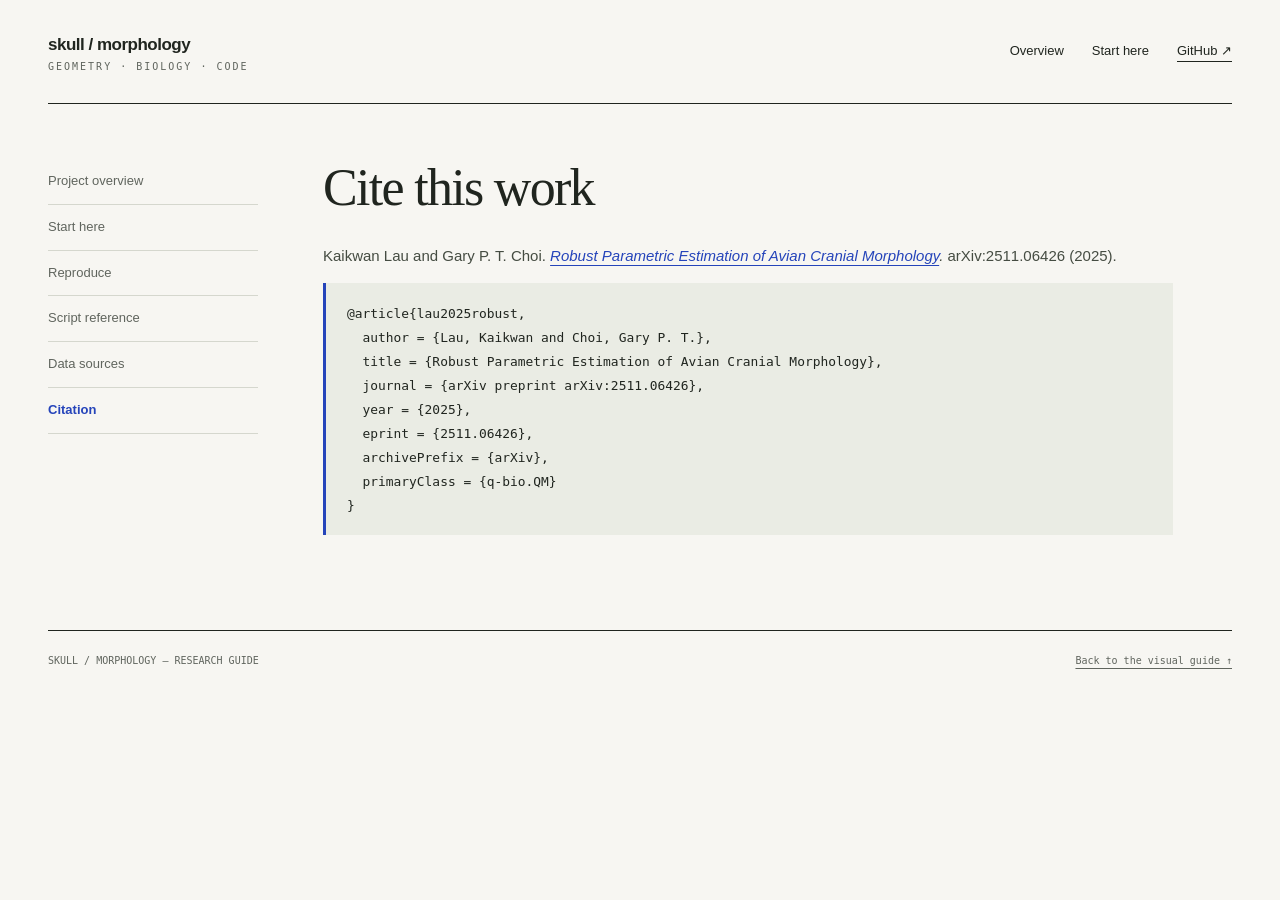
<file: docs/citation.html>
<!doctype html>
<html lang="en"><head><meta charset="utf-8"><meta name="viewport" content="width=device-width,initial-scale=1">
<title>Citation — Skull morphology</title><link rel="stylesheet" href="assets/site.css"></head>
<body><a class="skip" href="#main">Skip to content</a><div class="shell">
<header class="masthead"><a class="brand" href="index.html">skull / morphology<small>GEOMETRY · BIOLOGY · CODE</small></a>
<nav aria-label="Main navigation"><a href="index.html">Overview</a><a href="start-here.html">Start here</a><a class="repo-link" href="https://github.com/kaikwanlau/skull-morphology">GitHub ↗</a></nav></header>
<div class="article-layout"><aside class="article-nav" aria-label="Guide contents"><a href="index.html">Project overview</a><a href="start-here.html">Start here</a><a href="reproduce.html">Reproduce</a><a href="reference.html">Script reference</a><a href="data.html">Data sources</a><a href="citation.html" aria-current="page">Citation</a></aside><main class="article" id="main"><h1 id="cite-this-work">Cite this work</h1>
<p>Kaikwan Lau and Gary P. T. Choi. <em><a href="https://arxiv.org/abs/2511.06426">Robust Parametric Estimation of Avian Cranial Morphology</a>.</em> arXiv:2511.06426 (2025).</p>
<pre><code class="language-bibtex">@article{lau2025robust,
  author = {Lau, Kaikwan and Choi, Gary P. T.},
  title = {Robust Parametric Estimation of Avian Cranial Morphology},
  journal = {arXiv preprint arXiv:2511.06426},
  year = {2025},
  eprint = {2511.06426},
  archivePrefix = {arXiv},
  primaryClass = {q-bio.QM}
}
</code></pre></main></div>
<footer class="footer"><span>SKULL / MORPHOLOGY — RESEARCH GUIDE</span><a href="index.html">Back to the visual guide ↑</a></footer>
</div></body></html>
</file>
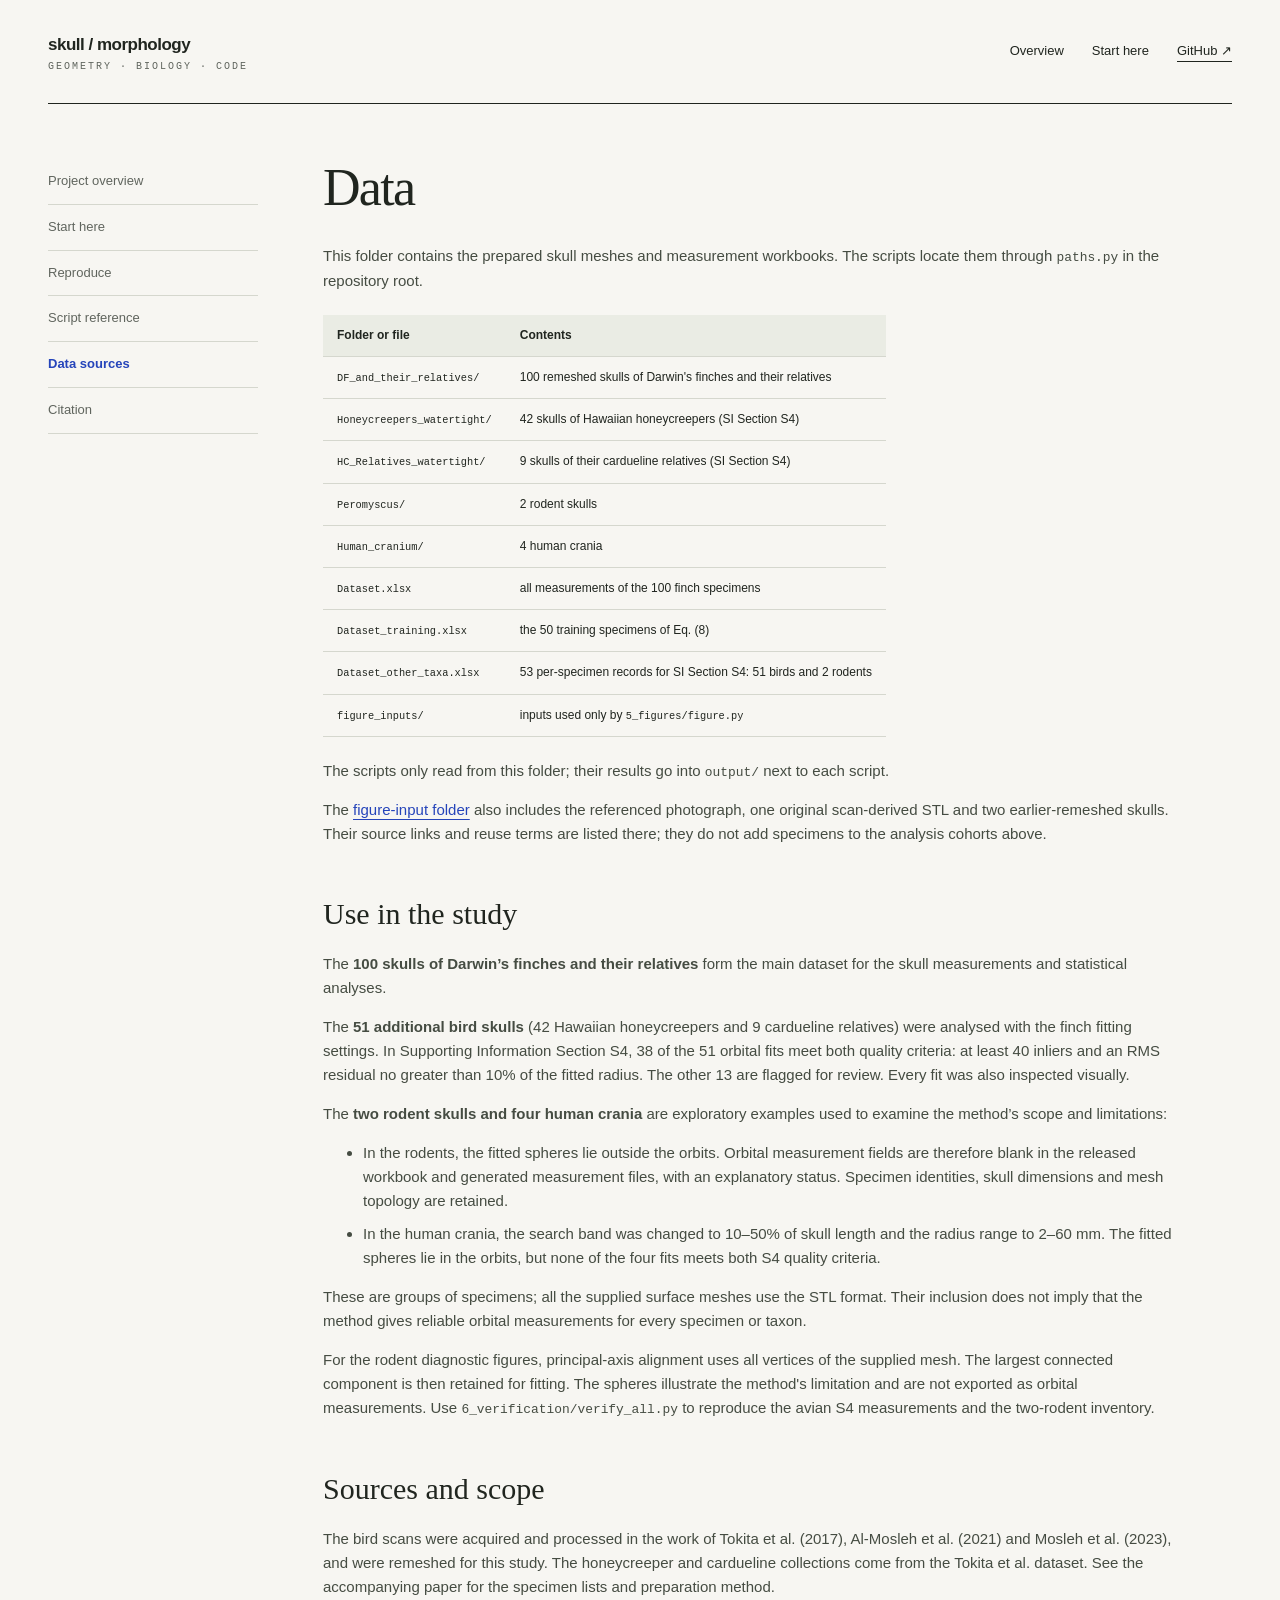
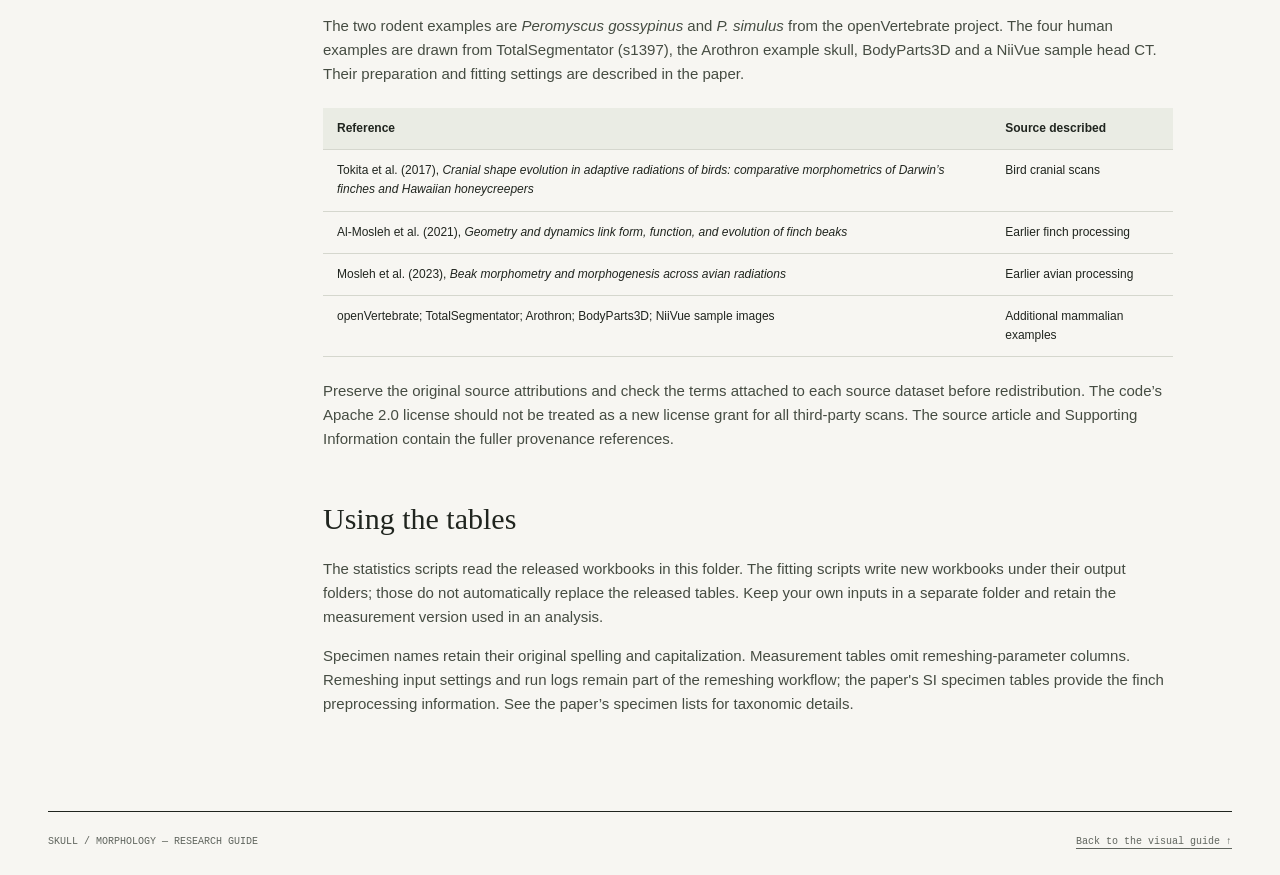
<file: docs/data.html>
<!doctype html>
<html lang="en"><head><meta charset="utf-8"><meta name="viewport" content="width=device-width,initial-scale=1">
<title>Data sources — Skull morphology</title><link rel="stylesheet" href="assets/site.css"></head>
<body><a class="skip" href="#main">Skip to content</a><div class="shell">
<header class="masthead"><a class="brand" href="index.html">skull / morphology<small>GEOMETRY · BIOLOGY · CODE</small></a>
<nav aria-label="Main navigation"><a href="index.html">Overview</a><a href="start-here.html">Start here</a><a class="repo-link" href="https://github.com/kaikwanlau/skull-morphology">GitHub ↗</a></nav></header>
<div class="article-layout"><aside class="article-nav" aria-label="Guide contents"><a href="index.html">Project overview</a><a href="start-here.html">Start here</a><a href="reproduce.html">Reproduce</a><a href="reference.html">Script reference</a><a href="data.html" aria-current="page">Data sources</a><a href="citation.html">Citation</a></aside><main class="article" id="main"><h1 id="data">Data</h1>
<p>This folder contains the prepared skull meshes and measurement workbooks. The scripts locate
them through <code>paths.py</code> in the repository root.</p>
<table>
<thead>
<tr>
<th>Folder or file</th>
<th>Contents</th>
</tr>
</thead>
<tbody>
<tr>
<td><code>DF_and_their_relatives/</code></td>
<td>100 remeshed skulls of Darwin's finches and their relatives</td>
</tr>
<tr>
<td><code>Honeycreepers_watertight/</code></td>
<td>42 skulls of Hawaiian honeycreepers (SI Section S4)</td>
</tr>
<tr>
<td><code>HC_Relatives_watertight/</code></td>
<td>9 skulls of their cardueline relatives (SI Section S4)</td>
</tr>
<tr>
<td><code>Peromyscus/</code></td>
<td>2 rodent skulls</td>
</tr>
<tr>
<td><code>Human_cranium/</code></td>
<td>4 human crania</td>
</tr>
<tr>
<td><code>Dataset.xlsx</code></td>
<td>all measurements of the 100 finch specimens</td>
</tr>
<tr>
<td><code>Dataset_training.xlsx</code></td>
<td>the 50 training specimens of Eq. (8)</td>
</tr>
<tr>
<td><code>Dataset_other_taxa.xlsx</code></td>
<td>53 per-specimen records for SI Section S4: 51 birds and 2 rodents</td>
</tr>
<tr>
<td><code>figure_inputs/</code></td>
<td>inputs used only by <code>5_figures/figure.py</code></td>
</tr>
</tbody>
</table>
<p>The scripts only read from this folder; their results go into <code>output/</code> next to each script.</p>
<p>The <a href="https://github.com/kaikwanlau/try/tree/main/data/figure_inputs">figure-input folder</a> also includes the referenced photograph, one original scan-derived STL and two earlier-remeshed skulls. Their source links and reuse terms are listed there; they do not add specimens to the analysis cohorts above.</p>
<h2 id="use-in-the-study">Use in the study</h2>
<p>The <strong>100 skulls of Darwin’s finches and their relatives</strong> form the main dataset for the skull measurements and statistical analyses.</p>
<p>The <strong>51 additional bird skulls</strong> (42 Hawaiian honeycreepers and 9 cardueline relatives) were analysed with the finch fitting settings. In Supporting Information Section S4, 38 of the 51 orbital fits meet both quality criteria: at least 40 inliers and an RMS residual no greater than 10% of the fitted radius. The other 13 are flagged for review. Every fit was also inspected visually.</p>
<p>The <strong>two rodent skulls and four human crania</strong> are exploratory examples used to examine the method’s scope and limitations:</p>
<ul>
<li>In the rodents, the fitted spheres lie outside the orbits. Orbital measurement fields are therefore blank in the released workbook and generated measurement files, with an explanatory status. Specimen identities, skull dimensions and mesh topology are retained.</li>
<li>In the human crania, the search band was changed to 10–50% of skull length and the radius range to 2–60 mm. The fitted spheres lie in the orbits, but none of the four fits meets both S4 quality criteria.</li>
</ul>
<p>These are groups of specimens; all the supplied surface meshes use the STL format. Their inclusion does not imply that the method gives reliable orbital measurements for every specimen or taxon.</p>
<p>For the rodent diagnostic figures, principal-axis alignment uses all vertices of the supplied mesh. The largest connected component is then retained for fitting. The spheres illustrate the method's limitation and are not exported as orbital measurements. Use <code>6_verification/verify_all.py</code> to reproduce the avian S4 measurements and the two-rodent inventory.</p>
<h2 id="sources-and-scope">Sources and scope</h2>
<p>The bird scans were acquired and processed in the work of Tokita et al. (2017), Al-Mosleh et al. (2021) and Mosleh et al. (2023), and were remeshed for this study. The honeycreeper and cardueline collections come from the Tokita et al. dataset. See the accompanying paper for the specimen lists and preparation method.</p>
<p>The two rodent examples are <em>Peromyscus gossypinus</em> and <em>P. simulus</em> from the openVertebrate project. The four human examples are drawn from TotalSegmentator (s1397), the Arothron example skull, BodyParts3D and a NiiVue sample head CT. Their preparation and fitting settings are described in the paper.</p>
<table>
<thead>
<tr>
<th style="text-align: left;">Reference</th>
<th style="text-align: left;">Source described</th>
</tr>
</thead>
<tbody>
<tr>
<td style="text-align: left;">Tokita et al. (2017), <em>Cranial shape evolution in adaptive radiations of birds: comparative morphometrics of Darwin’s finches and Hawaiian honeycreepers</em></td>
<td style="text-align: left;">Bird cranial scans</td>
</tr>
<tr>
<td style="text-align: left;">Al-Mosleh et al. (2021), <em>Geometry and dynamics link form, function, and evolution of finch beaks</em></td>
<td style="text-align: left;">Earlier finch processing</td>
</tr>
<tr>
<td style="text-align: left;">Mosleh et al. (2023), <em>Beak morphometry and morphogenesis across avian radiations</em></td>
<td style="text-align: left;">Earlier avian processing</td>
</tr>
<tr>
<td style="text-align: left;">openVertebrate; TotalSegmentator; Arothron; BodyParts3D; NiiVue sample images</td>
<td style="text-align: left;">Additional mammalian examples</td>
</tr>
</tbody>
</table>
<p>Preserve the original source attributions and check the terms attached to each source dataset before redistribution. The code’s Apache 2.0 license should not be treated as a new license grant for all third-party scans. The source article and Supporting Information contain the fuller provenance references.</p>
<h2 id="using-the-tables">Using the tables</h2>
<p>The statistics scripts read the released workbooks in this folder. The fitting scripts write new workbooks under their output folders; those do not automatically replace the released tables. Keep your own inputs in a separate folder and retain the measurement version used in an analysis.</p>
<p>Specimen names retain their original spelling and capitalization. Measurement tables omit remeshing-parameter columns. Remeshing input settings and run logs remain part of the remeshing workflow; the paper's SI specimen tables provide the finch preprocessing information. See the paper’s specimen lists for taxonomic details.</p></main></div>
<footer class="footer"><span>SKULL / MORPHOLOGY — RESEARCH GUIDE</span><a href="index.html">Back to the visual guide ↑</a></footer>
</div></body></html>
</file>
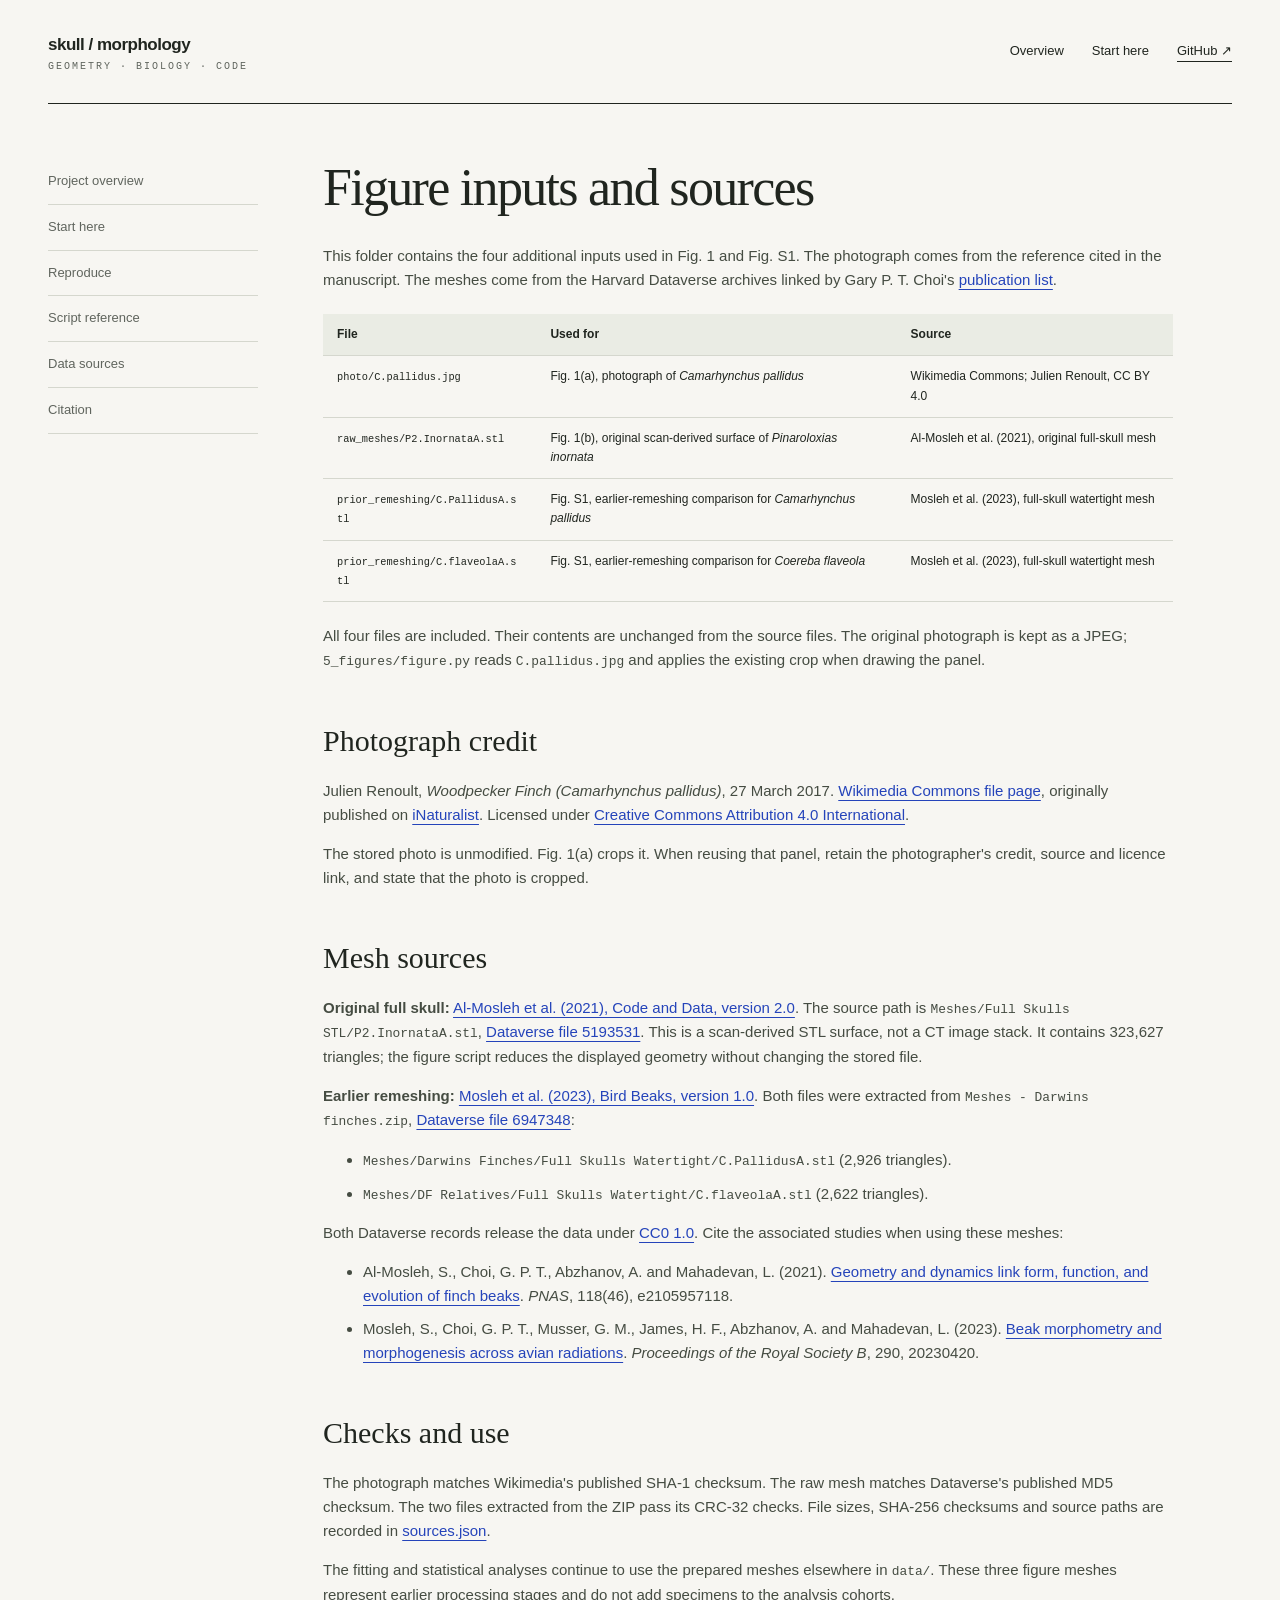
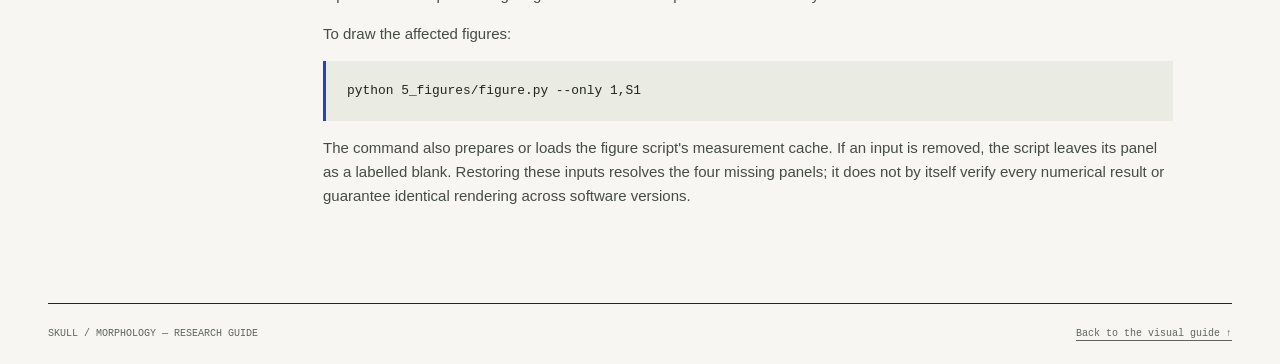
<file: docs/figure-inputs.html>
<!doctype html>
<html lang="en"><head><meta charset="utf-8"><meta name="viewport" content="width=device-width,initial-scale=1">
<title>Figure inputs — Skull morphology</title><link rel="stylesheet" href="assets/site.css"></head>
<body><a class="skip" href="#main">Skip to content</a><div class="shell">
<header class="masthead"><a class="brand" href="index.html">skull / morphology<small>GEOMETRY · BIOLOGY · CODE</small></a>
<nav aria-label="Main navigation"><a href="index.html">Overview</a><a href="start-here.html">Start here</a><a class="repo-link" href="https://github.com/kaikwanlau/skull-morphology">GitHub ↗</a></nav></header>
<div class="article-layout"><aside class="article-nav" aria-label="Guide contents"><a href="index.html">Project overview</a><a href="start-here.html">Start here</a><a href="reproduce.html">Reproduce</a><a href="reference.html">Script reference</a><a href="data.html">Data sources</a><a href="citation.html">Citation</a></aside><main class="article" id="main"><h1 id="figure-inputs-and-sources">Figure inputs and sources</h1>
<p>This folder contains the four additional inputs used in Fig. 1 and Fig. S1. The photograph comes from the reference cited in the manuscript. The meshes come from the Harvard Dataverse archives linked by Gary P. T. Choi's <a href="https://garyptchoi.github.io/publications.html">publication list</a>.</p>
<table>
<thead>
<tr>
<th style="text-align: left;">File</th>
<th style="text-align: left;">Used for</th>
<th style="text-align: left;">Source</th>
</tr>
</thead>
<tbody>
<tr>
<td style="text-align: left;"><code>photo/C.pallidus.jpg</code></td>
<td style="text-align: left;">Fig. 1(a), photograph of <em>Camarhynchus pallidus</em></td>
<td style="text-align: left;">Wikimedia Commons; Julien Renoult, CC BY 4.0</td>
</tr>
<tr>
<td style="text-align: left;"><code>raw_meshes/P2.InornataA.stl</code></td>
<td style="text-align: left;">Fig. 1(b), original scan-derived surface of <em>Pinaroloxias inornata</em></td>
<td style="text-align: left;">Al-Mosleh et al. (2021), original full-skull mesh</td>
</tr>
<tr>
<td style="text-align: left;"><code>prior_remeshing/C.PallidusA.stl</code></td>
<td style="text-align: left;">Fig. S1, earlier-remeshing comparison for <em>Camarhynchus pallidus</em></td>
<td style="text-align: left;">Mosleh et al. (2023), full-skull watertight mesh</td>
</tr>
<tr>
<td style="text-align: left;"><code>prior_remeshing/C.flaveolaA.stl</code></td>
<td style="text-align: left;">Fig. S1, earlier-remeshing comparison for <em>Coereba flaveola</em></td>
<td style="text-align: left;">Mosleh et al. (2023), full-skull watertight mesh</td>
</tr>
</tbody>
</table>
<p>All four files are included. Their contents are unchanged from the source files. The original photograph is kept as a JPEG; <code>5_figures/figure.py</code> reads <code>C.pallidus.jpg</code> and applies the existing crop when drawing the panel.</p>
<h2 id="photograph-credit">Photograph credit</h2>
<p>Julien Renoult, <em>Woodpecker Finch (Camarhynchus pallidus)</em>, 27 March 2017. <a href="https://commons.wikimedia.org/wiki/File:Camarhynchus_pallidus_12789263.jpg">Wikimedia Commons file page</a>, originally published on <a href="https://www.inaturalist.org/photos/12789263">iNaturalist</a>. Licensed under <a href="https://creativecommons.org/licenses/by/4.0/">Creative Commons Attribution 4.0 International</a>.</p>
<p>The stored photo is unmodified. Fig. 1(a) crops it. When reusing that panel, retain the photographer's credit, source and licence link, and state that the photo is cropped.</p>
<h2 id="mesh-sources">Mesh sources</h2>
<p><strong>Original full skull:</strong> <a href="https://doi.org/10.7910/DVN/IHODX1">Al-Mosleh et al. (2021), Code and Data, version 2.0</a>. The source path is <code>Meshes/Full Skulls STL/P2.InornataA.stl</code>, <a href="https://dataverse.harvard.edu/api/access/datafile/5193531">Dataverse file 5193531</a>. This is a scan-derived STL surface, not a CT image stack. It contains 323,627 triangles; the figure script reduces the displayed geometry without changing the stored file.</p>
<p><strong>Earlier remeshing:</strong> <a href="https://doi.org/10.7910/DVN/UQQ6EZ">Mosleh et al. (2023), Bird Beaks, version 1.0</a>. Both files were extracted from <code>Meshes - Darwins finches.zip</code>, <a href="https://dataverse.harvard.edu/api/access/datafile/6947348">Dataverse file 6947348</a>:</p>
<ul>
<li><code>Meshes/Darwins Finches/Full Skulls Watertight/C.PallidusA.stl</code> (2,926 triangles).</li>
<li><code>Meshes/DF Relatives/Full Skulls Watertight/C.flaveolaA.stl</code> (2,622 triangles).</li>
</ul>
<p>Both Dataverse records release the data under <a href="https://creativecommons.org/publicdomain/zero/1.0/">CC0 1.0</a>. Cite the associated studies when using these meshes:</p>
<ul>
<li>Al-Mosleh, S., Choi, G. P. T., Abzhanov, A. and Mahadevan, L. (2021). <a href="https://doi.org/10.1073/pnas.2105957118">Geometry and dynamics link form, function, and evolution of finch beaks</a>. <em>PNAS</em>, 118(46), e2105957118.</li>
<li>Mosleh, S., Choi, G. P. T., Musser, G. M., James, H. F., Abzhanov, A. and Mahadevan, L. (2023). <a href="https://doi.org/10.1098/rspb.2023.0420">Beak morphometry and morphogenesis across avian radiations</a>. <em>Proceedings of the Royal Society B</em>, 290, 20230420.</li>
</ul>
<h2 id="checks-and-use">Checks and use</h2>
<p>The photograph matches Wikimedia's published SHA-1 checksum. The raw mesh matches Dataverse's published MD5 checksum. The two files extracted from the ZIP pass its CRC-32 checks. File sizes, SHA-256 checksums and source paths are recorded in <a href="https://github.com/kaikwanlau/try/blob/main/data/figure_inputs/sources.json">sources.json</a>.</p>
<p>The fitting and statistical analyses continue to use the prepared meshes elsewhere in <code>data/</code>. These three figure meshes represent earlier processing stages and do not add specimens to the analysis cohorts.</p>
<p>To draw the affected figures:</p>
<pre><code class="language-bash">python 5_figures/figure.py --only 1,S1
</code></pre>
<p>The command also prepares or loads the figure script's measurement cache. If an input is removed, the script leaves its panel as a labelled blank. Restoring these inputs resolves the four missing panels; it does not by itself verify every numerical result or guarantee identical rendering across software versions.</p></main></div>
<footer class="footer"><span>SKULL / MORPHOLOGY — RESEARCH GUIDE</span><a href="index.html">Back to the visual guide ↑</a></footer>
</div></body></html>
</file>
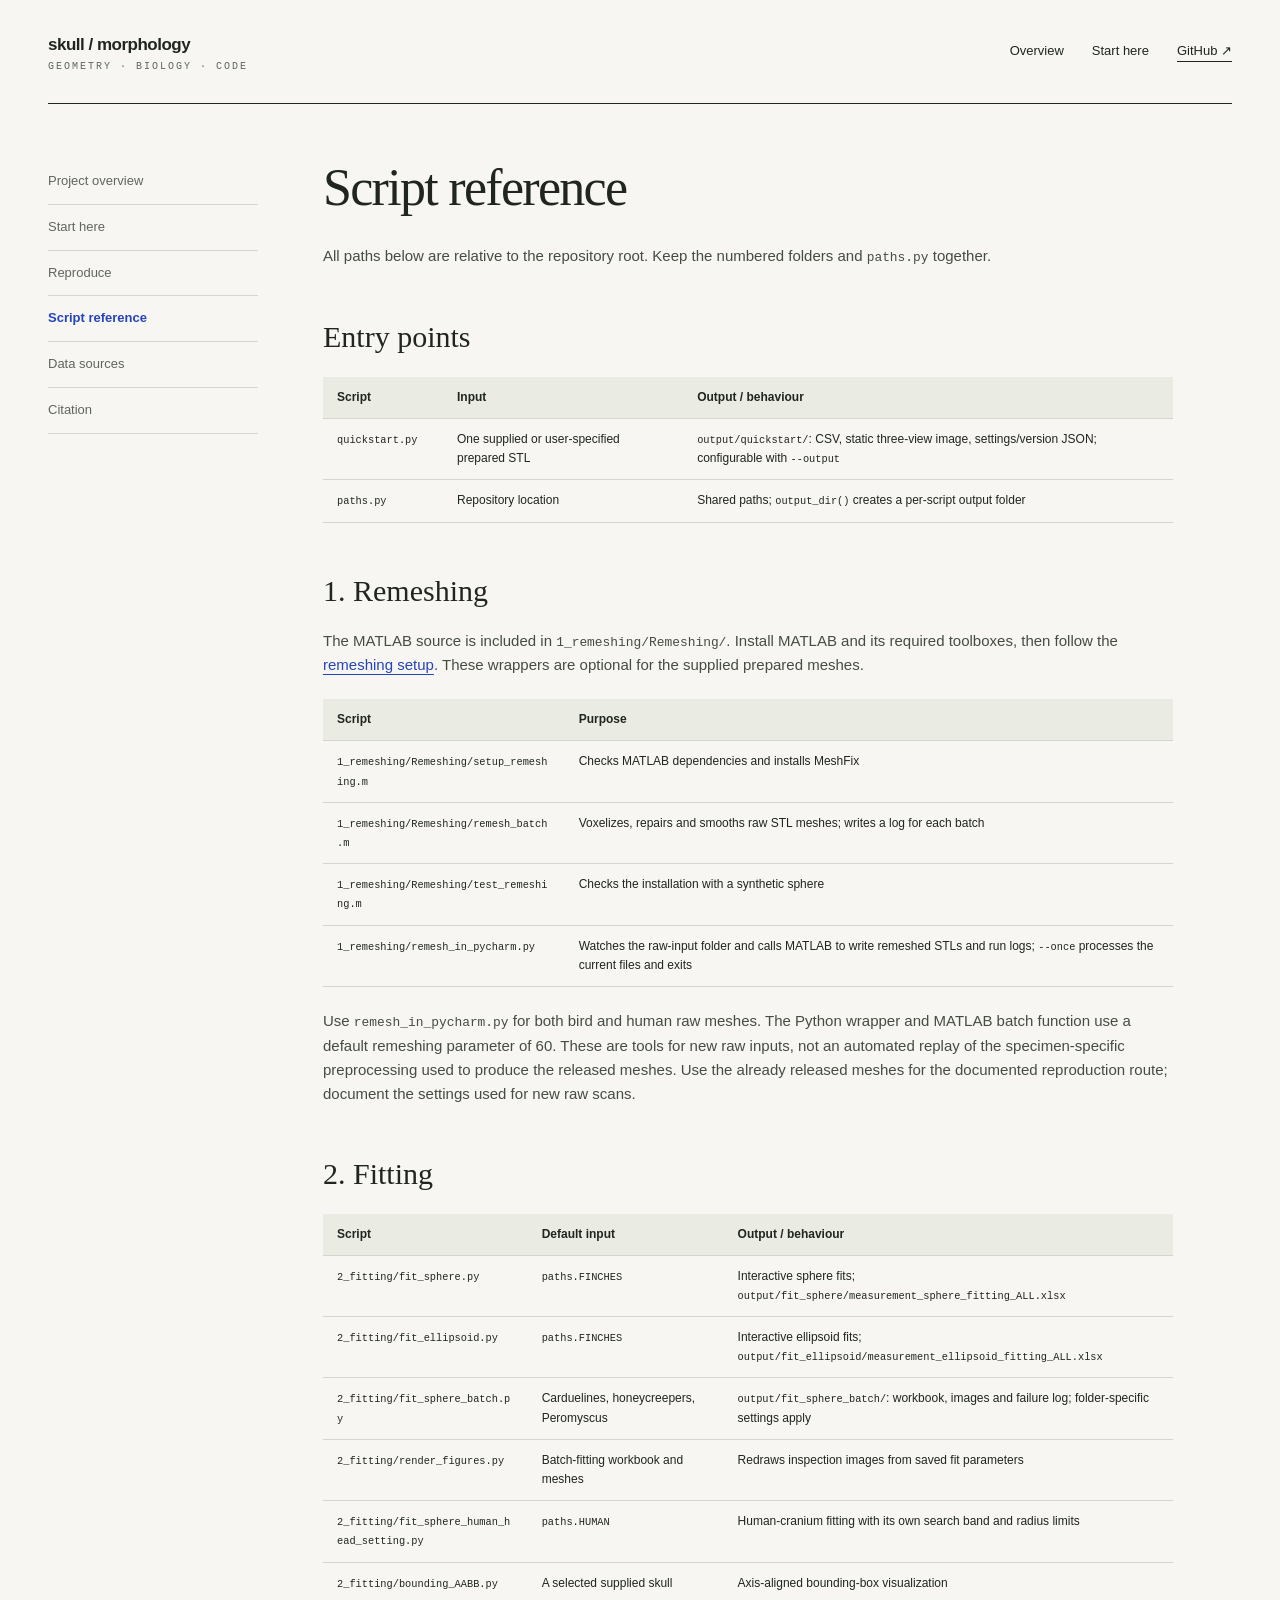
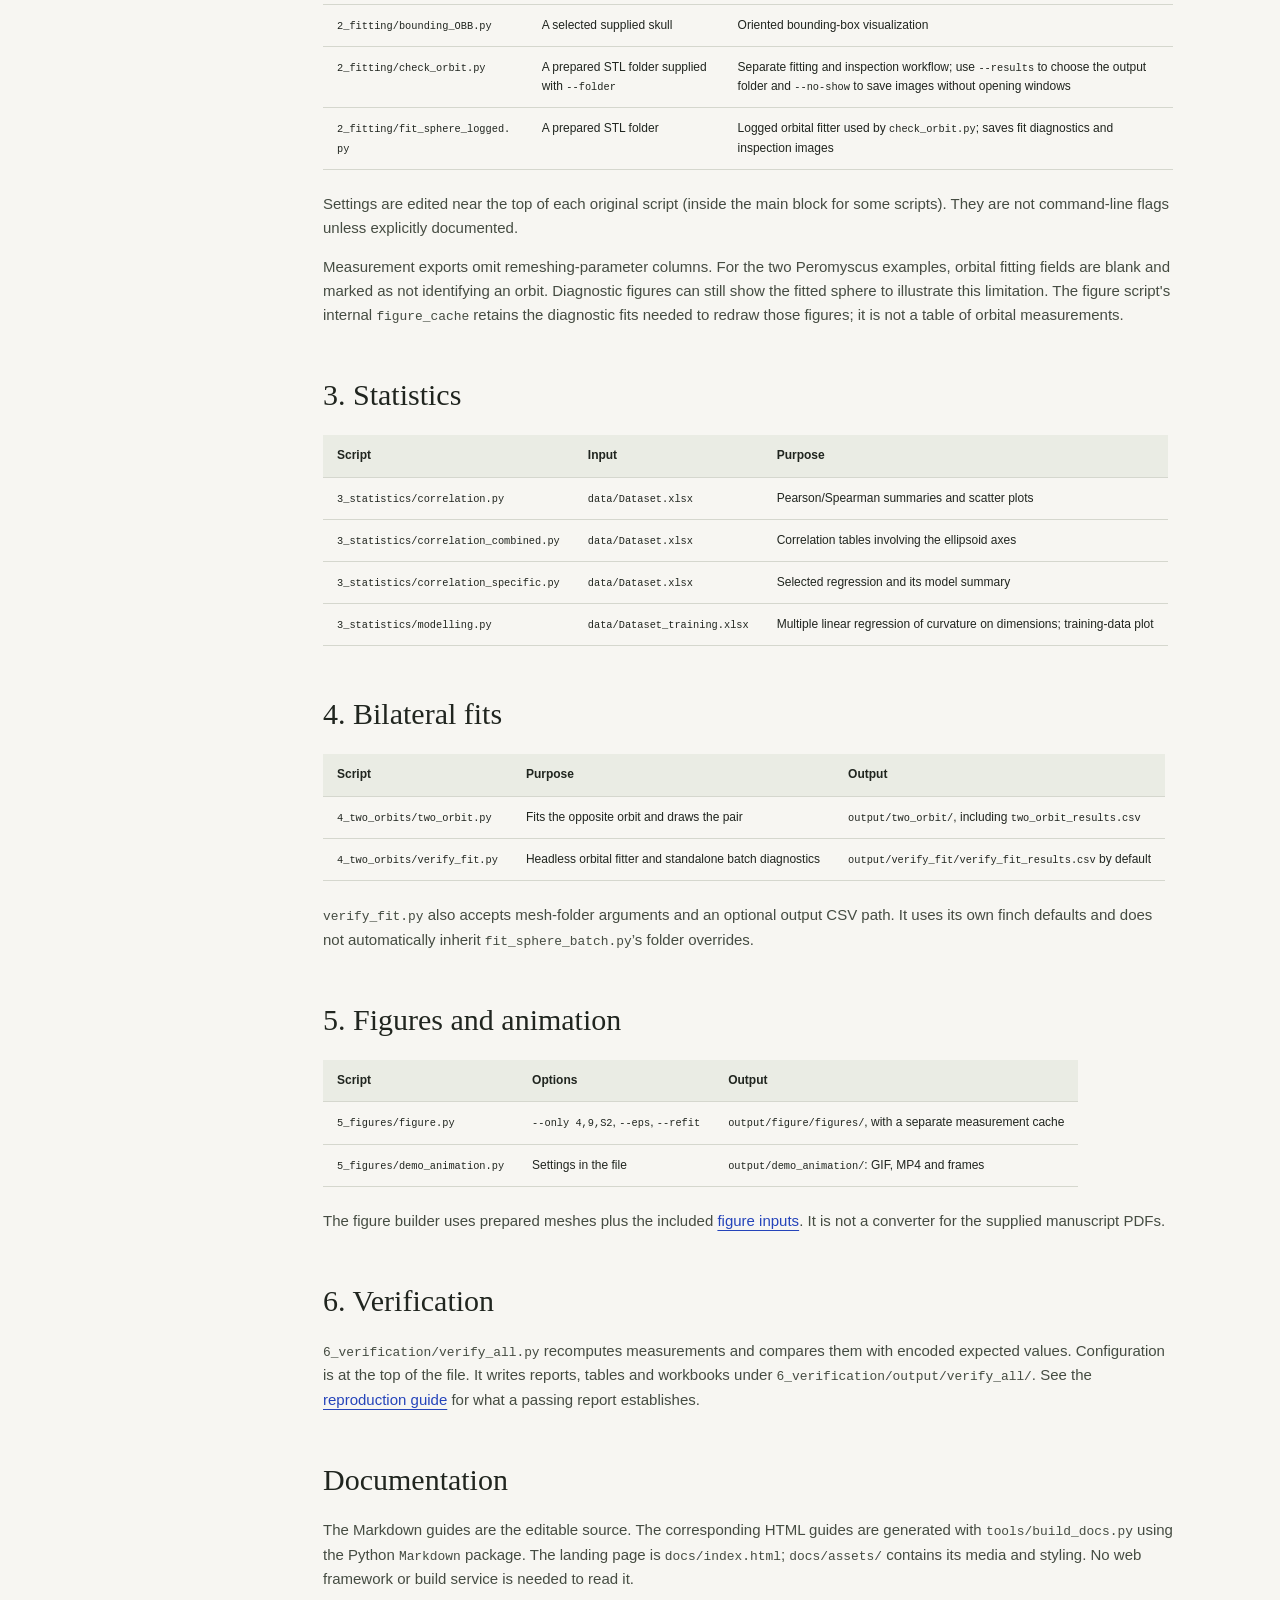
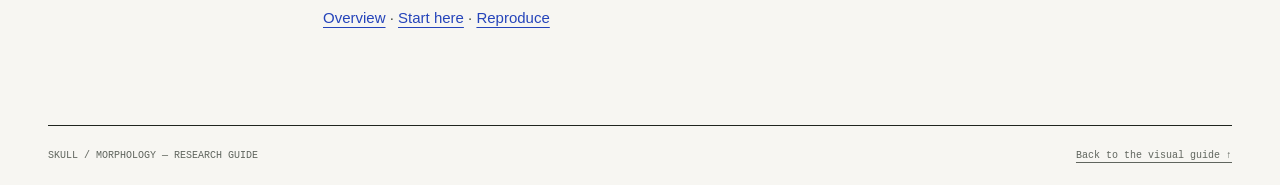
<file: docs/reference.html>
<!doctype html>
<html lang="en"><head><meta charset="utf-8"><meta name="viewport" content="width=device-width,initial-scale=1">
<title>Script reference — Skull morphology</title><link rel="stylesheet" href="assets/site.css"></head>
<body><a class="skip" href="#main">Skip to content</a><div class="shell">
<header class="masthead"><a class="brand" href="index.html">skull / morphology<small>GEOMETRY · BIOLOGY · CODE</small></a>
<nav aria-label="Main navigation"><a href="index.html">Overview</a><a href="start-here.html">Start here</a><a class="repo-link" href="https://github.com/kaikwanlau/skull-morphology">GitHub ↗</a></nav></header>
<div class="article-layout"><aside class="article-nav" aria-label="Guide contents"><a href="index.html">Project overview</a><a href="start-here.html">Start here</a><a href="reproduce.html">Reproduce</a><a href="reference.html" aria-current="page">Script reference</a><a href="data.html">Data sources</a><a href="citation.html">Citation</a></aside><main class="article" id="main"><h1 id="script-reference">Script reference</h1>
<p>All paths below are relative to the repository root. Keep the numbered folders and <code>paths.py</code> together.</p>
<h2 id="entry-points">Entry points</h2>
<table>
<thead>
<tr>
<th style="text-align: left;">Script</th>
<th style="text-align: left;">Input</th>
<th style="text-align: left;">Output / behaviour</th>
</tr>
</thead>
<tbody>
<tr>
<td style="text-align: left;"><code>quickstart.py</code></td>
<td style="text-align: left;">One supplied or user-specified prepared STL</td>
<td style="text-align: left;"><code>output/quickstart/</code>: CSV, static three-view image, settings/version JSON; configurable with <code>--output</code></td>
</tr>
<tr>
<td style="text-align: left;"><code>paths.py</code></td>
<td style="text-align: left;">Repository location</td>
<td style="text-align: left;">Shared paths; <code>output_dir()</code> creates a per-script output folder</td>
</tr>
</tbody>
</table>
<h2 id="1-remeshing">1. Remeshing</h2>
<p>The MATLAB source is included in <code>1_remeshing/Remeshing/</code>. Install MATLAB and its required toolboxes, then follow the <a href="remeshing.html">remeshing setup</a>. These wrappers are optional for the supplied prepared meshes.</p>
<table>
<thead>
<tr>
<th style="text-align: left;">Script</th>
<th style="text-align: left;">Purpose</th>
</tr>
</thead>
<tbody>
<tr>
<td style="text-align: left;"><code>1_remeshing/Remeshing/setup_remeshing.m</code></td>
<td style="text-align: left;">Checks MATLAB dependencies and installs MeshFix</td>
</tr>
<tr>
<td style="text-align: left;"><code>1_remeshing/Remeshing/remesh_batch.m</code></td>
<td style="text-align: left;">Voxelizes, repairs and smooths raw STL meshes; writes a log for each batch</td>
</tr>
<tr>
<td style="text-align: left;"><code>1_remeshing/Remeshing/test_remeshing.m</code></td>
<td style="text-align: left;">Checks the installation with a synthetic sphere</td>
</tr>
<tr>
<td style="text-align: left;"><code>1_remeshing/remesh_in_pycharm.py</code></td>
<td style="text-align: left;">Watches the raw-input folder and calls MATLAB to write remeshed STLs and run logs; <code>--once</code> processes the current files and exits</td>
</tr>
</tbody>
</table>
<p>Use <code>remesh_in_pycharm.py</code> for both bird and human raw meshes. The Python wrapper and MATLAB batch function use a default remeshing parameter of 60. These are tools for new raw inputs, not an automated replay of the specimen-specific preprocessing used to produce the released meshes. Use the already released meshes for the documented reproduction route; document the settings used for new raw scans.</p>
<h2 id="2-fitting">2. Fitting</h2>
<table>
<thead>
<tr>
<th style="text-align: left;">Script</th>
<th style="text-align: left;">Default input</th>
<th style="text-align: left;">Output / behaviour</th>
</tr>
</thead>
<tbody>
<tr>
<td style="text-align: left;"><code>2_fitting/fit_sphere.py</code></td>
<td style="text-align: left;"><code>paths.FINCHES</code></td>
<td style="text-align: left;">Interactive sphere fits; <code>output/fit_sphere/measurement_sphere_fitting_ALL.xlsx</code></td>
</tr>
<tr>
<td style="text-align: left;"><code>2_fitting/fit_ellipsoid.py</code></td>
<td style="text-align: left;"><code>paths.FINCHES</code></td>
<td style="text-align: left;">Interactive ellipsoid fits; <code>output/fit_ellipsoid/measurement_ellipsoid_fitting_ALL.xlsx</code></td>
</tr>
<tr>
<td style="text-align: left;"><code>2_fitting/fit_sphere_batch.py</code></td>
<td style="text-align: left;">Carduelines, honeycreepers, Peromyscus</td>
<td style="text-align: left;"><code>output/fit_sphere_batch/</code>: workbook, images and failure log; folder-specific settings apply</td>
</tr>
<tr>
<td style="text-align: left;"><code>2_fitting/render_figures.py</code></td>
<td style="text-align: left;">Batch-fitting workbook and meshes</td>
<td style="text-align: left;">Redraws inspection images from saved fit parameters</td>
</tr>
<tr>
<td style="text-align: left;"><code>2_fitting/fit_sphere_human_head_setting.py</code></td>
<td style="text-align: left;"><code>paths.HUMAN</code></td>
<td style="text-align: left;">Human-cranium fitting with its own search band and radius limits</td>
</tr>
<tr>
<td style="text-align: left;"><code>2_fitting/bounding_AABB.py</code></td>
<td style="text-align: left;">A selected supplied skull</td>
<td style="text-align: left;">Axis-aligned bounding-box visualization</td>
</tr>
<tr>
<td style="text-align: left;"><code>2_fitting/bounding_OBB.py</code></td>
<td style="text-align: left;">A selected supplied skull</td>
<td style="text-align: left;">Oriented bounding-box visualization</td>
</tr>
<tr>
<td style="text-align: left;"><code>2_fitting/check_orbit.py</code></td>
<td style="text-align: left;">A prepared STL folder supplied with <code>--folder</code></td>
<td style="text-align: left;">Separate fitting and inspection workflow; use <code>--results</code> to choose the output folder and <code>--no-show</code> to save images without opening windows</td>
</tr>
<tr>
<td style="text-align: left;"><code>2_fitting/fit_sphere_logged.py</code></td>
<td style="text-align: left;">A prepared STL folder</td>
<td style="text-align: left;">Logged orbital fitter used by <code>check_orbit.py</code>; saves fit diagnostics and inspection images</td>
</tr>
</tbody>
</table>
<p>Settings are edited near the top of each original script (inside the main block for some scripts). They are not command-line flags unless explicitly documented.</p>
<p>Measurement exports omit remeshing-parameter columns. For the two Peromyscus examples, orbital fitting fields are blank and marked as not identifying an orbit. Diagnostic figures can still show the fitted sphere to illustrate this limitation. The figure script's internal <code>figure_cache</code> retains the diagnostic fits needed to redraw those figures; it is not a table of orbital measurements.</p>
<h2 id="3-statistics">3. Statistics</h2>
<table>
<thead>
<tr>
<th style="text-align: left;">Script</th>
<th style="text-align: left;">Input</th>
<th style="text-align: left;">Purpose</th>
</tr>
</thead>
<tbody>
<tr>
<td style="text-align: left;"><code>3_statistics/correlation.py</code></td>
<td style="text-align: left;"><code>data/Dataset.xlsx</code></td>
<td style="text-align: left;">Pearson/Spearman summaries and scatter plots</td>
</tr>
<tr>
<td style="text-align: left;"><code>3_statistics/correlation_combined.py</code></td>
<td style="text-align: left;"><code>data/Dataset.xlsx</code></td>
<td style="text-align: left;">Correlation tables involving the ellipsoid axes</td>
</tr>
<tr>
<td style="text-align: left;"><code>3_statistics/correlation_specific.py</code></td>
<td style="text-align: left;"><code>data/Dataset.xlsx</code></td>
<td style="text-align: left;">Selected regression and its model summary</td>
</tr>
<tr>
<td style="text-align: left;"><code>3_statistics/modelling.py</code></td>
<td style="text-align: left;"><code>data/Dataset_training.xlsx</code></td>
<td style="text-align: left;">Multiple linear regression of curvature on dimensions; training-data plot</td>
</tr>
</tbody>
</table>
<h2 id="4-bilateral-fits">4. Bilateral fits</h2>
<table>
<thead>
<tr>
<th style="text-align: left;">Script</th>
<th style="text-align: left;">Purpose</th>
<th style="text-align: left;">Output</th>
</tr>
</thead>
<tbody>
<tr>
<td style="text-align: left;"><code>4_two_orbits/two_orbit.py</code></td>
<td style="text-align: left;">Fits the opposite orbit and draws the pair</td>
<td style="text-align: left;"><code>output/two_orbit/</code>, including <code>two_orbit_results.csv</code></td>
</tr>
<tr>
<td style="text-align: left;"><code>4_two_orbits/verify_fit.py</code></td>
<td style="text-align: left;">Headless orbital fitter and standalone batch diagnostics</td>
<td style="text-align: left;"><code>output/verify_fit/verify_fit_results.csv</code> by default</td>
</tr>
</tbody>
</table>
<p><code>verify_fit.py</code> also accepts mesh-folder arguments and an optional output CSV path. It uses its own finch defaults and does not automatically inherit <code>fit_sphere_batch.py</code>’s folder overrides.</p>
<h2 id="5-figures-and-animation">5. Figures and animation</h2>
<table>
<thead>
<tr>
<th style="text-align: left;">Script</th>
<th style="text-align: left;">Options</th>
<th style="text-align: left;">Output</th>
</tr>
</thead>
<tbody>
<tr>
<td style="text-align: left;"><code>5_figures/figure.py</code></td>
<td style="text-align: left;"><code>--only 4,9,S2</code>, <code>--eps</code>, <code>--refit</code></td>
<td style="text-align: left;"><code>output/figure/figures/</code>, with a separate measurement cache</td>
</tr>
<tr>
<td style="text-align: left;"><code>5_figures/demo_animation.py</code></td>
<td style="text-align: left;">Settings in the file</td>
<td style="text-align: left;"><code>output/demo_animation/</code>: GIF, MP4 and frames</td>
</tr>
</tbody>
</table>
<p>The figure builder uses prepared meshes plus the included <a href="figure-inputs.html">figure inputs</a>. It is not a converter for the supplied manuscript PDFs.</p>
<h2 id="6-verification">6. Verification</h2>
<p><code>6_verification/verify_all.py</code> recomputes measurements and compares them with encoded expected values. Configuration is at the top of the file. It writes reports, tables and workbooks under <code>6_verification/output/verify_all/</code>. See the <a href="reproduce.html">reproduction guide</a> for what a passing report establishes.</p>
<h2 id="documentation">Documentation</h2>
<p>The Markdown guides are the editable source. The corresponding HTML guides are generated with <code>tools/build_docs.py</code> using the Python <code>Markdown</code> package. The landing page is <code>docs/index.html</code>; <code>docs/assets/</code> contains its media and styling. No web framework or build service is needed to read it.</p>
<p><a href="index.html">Overview</a> · <a href="start-here.html">Start here</a> · <a href="reproduce.html">Reproduce</a></p></main></div>
<footer class="footer"><span>SKULL / MORPHOLOGY — RESEARCH GUIDE</span><a href="index.html">Back to the visual guide ↑</a></footer>
</div></body></html>
</file>
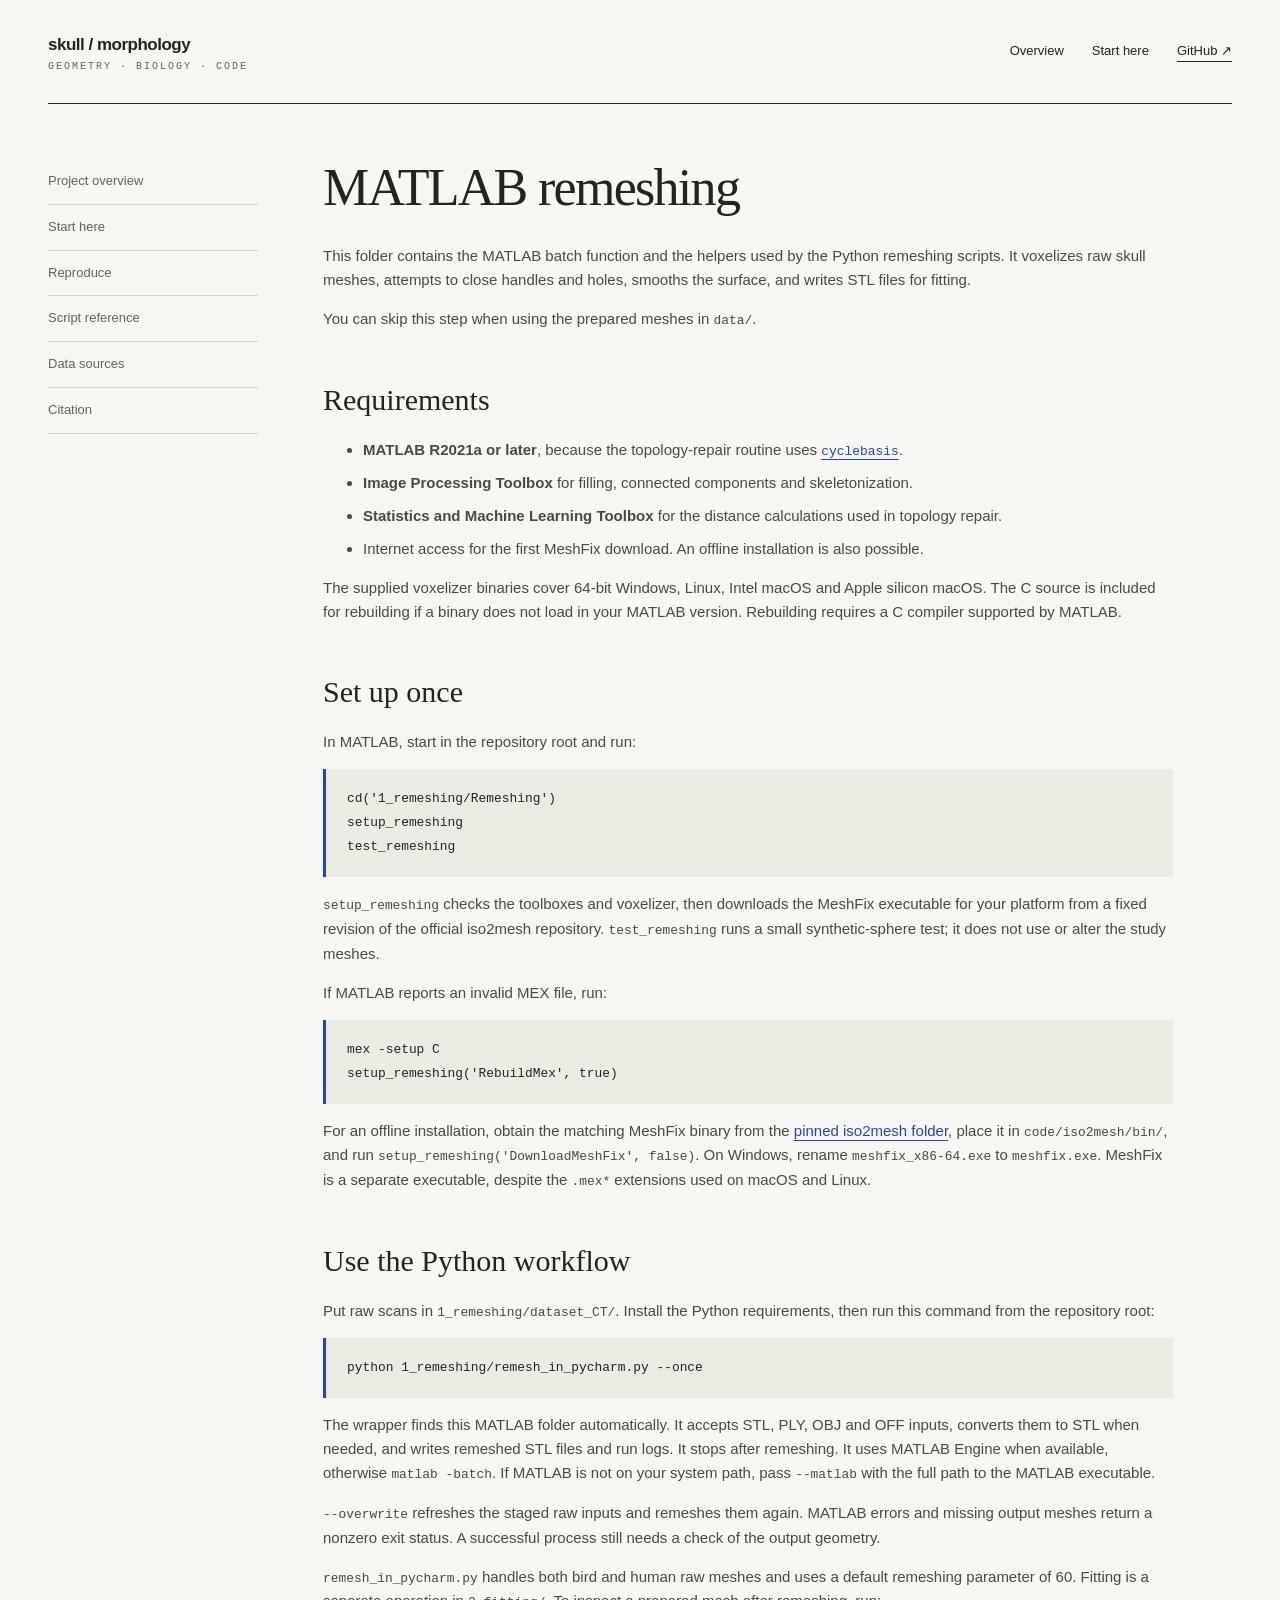
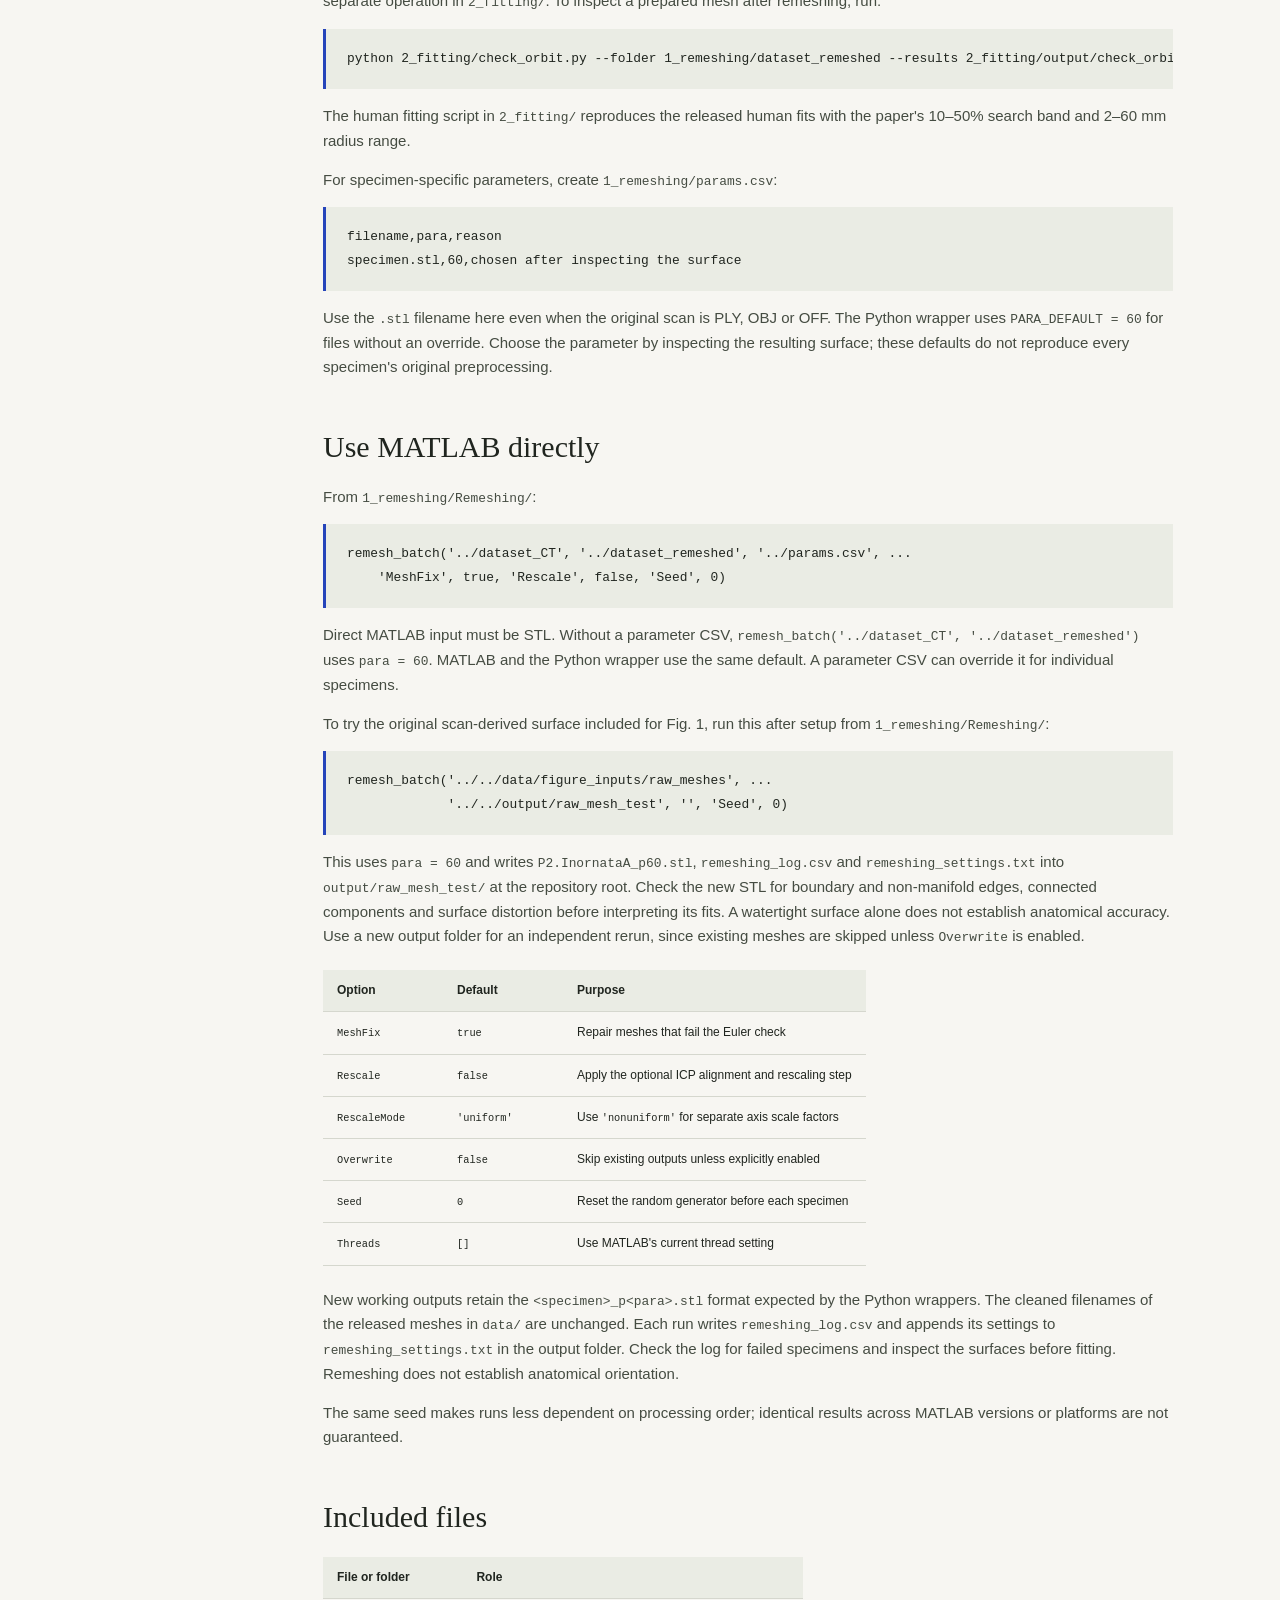
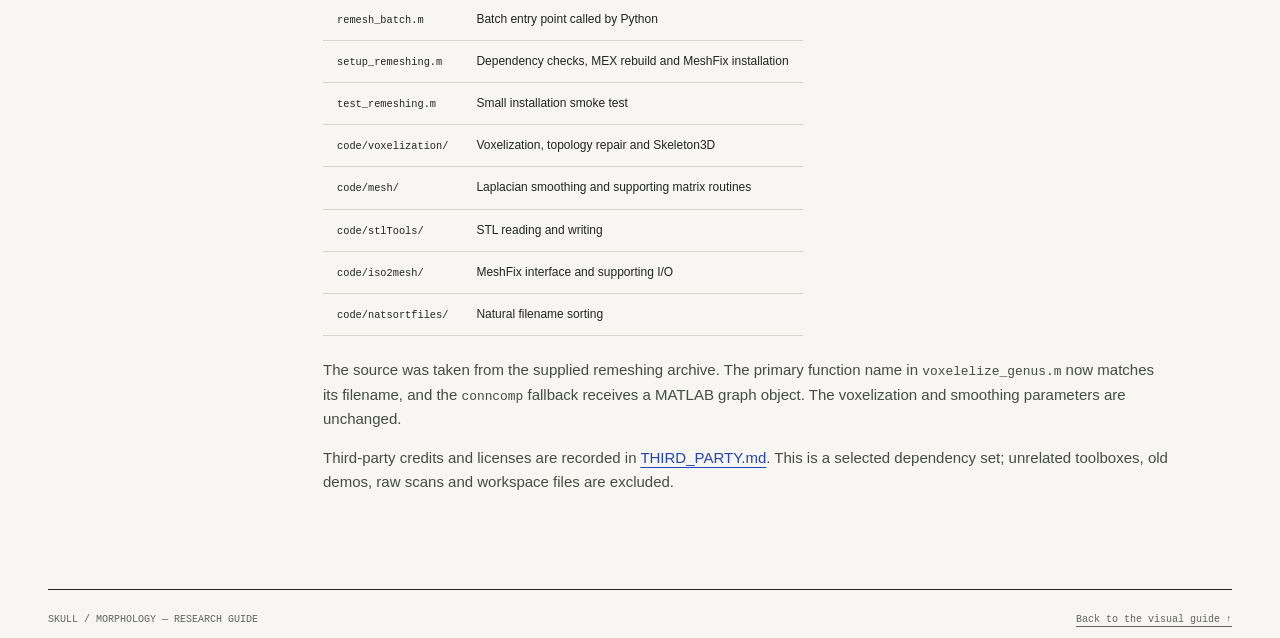
<file: docs/remeshing.html>
<!doctype html>
<html lang="en"><head><meta charset="utf-8"><meta name="viewport" content="width=device-width,initial-scale=1">
<title>Remeshing setup — Skull morphology</title><link rel="stylesheet" href="assets/site.css"></head>
<body><a class="skip" href="#main">Skip to content</a><div class="shell">
<header class="masthead"><a class="brand" href="index.html">skull / morphology<small>GEOMETRY · BIOLOGY · CODE</small></a>
<nav aria-label="Main navigation"><a href="index.html">Overview</a><a href="start-here.html">Start here</a><a class="repo-link" href="https://github.com/kaikwanlau/skull-morphology">GitHub ↗</a></nav></header>
<div class="article-layout"><aside class="article-nav" aria-label="Guide contents"><a href="index.html">Project overview</a><a href="start-here.html">Start here</a><a href="reproduce.html">Reproduce</a><a href="reference.html">Script reference</a><a href="data.html">Data sources</a><a href="citation.html">Citation</a></aside><main class="article" id="main"><h1 id="matlab-remeshing">MATLAB remeshing</h1>
<p>This folder contains the MATLAB batch function and the helpers used by the Python remeshing scripts. It voxelizes raw skull meshes, attempts to close handles and holes, smooths the surface, and writes STL files for fitting.</p>
<p>You can skip this step when using the prepared meshes in <code>data/</code>.</p>
<h2 id="requirements">Requirements</h2>
<ul>
<li><strong>MATLAB R2021a or later</strong>, because the topology-repair routine uses <a href="https://www.mathworks.com/help/matlab/ref/graph.cyclebasis.html"><code>cyclebasis</code></a>.</li>
<li><strong>Image Processing Toolbox</strong> for filling, connected components and skeletonization.</li>
<li><strong>Statistics and Machine Learning Toolbox</strong> for the distance calculations used in topology repair.</li>
<li>Internet access for the first MeshFix download. An offline installation is also possible.</li>
</ul>
<p>The supplied voxelizer binaries cover 64-bit Windows, Linux, Intel macOS and Apple silicon macOS. The C source is included for rebuilding if a binary does not load in your MATLAB version. Rebuilding requires a C compiler supported by MATLAB.</p>
<h2 id="set-up-once">Set up once</h2>
<p>In MATLAB, start in the repository root and run:</p>
<pre><code class="language-matlab">cd('1_remeshing/Remeshing')
setup_remeshing
test_remeshing
</code></pre>
<p><code>setup_remeshing</code> checks the toolboxes and voxelizer, then downloads the MeshFix executable for your platform from a fixed revision of the official iso2mesh repository. <code>test_remeshing</code> runs a small synthetic-sphere test; it does not use or alter the study meshes.</p>
<p>If MATLAB reports an invalid MEX file, run:</p>
<pre><code class="language-matlab">mex -setup C
setup_remeshing('RebuildMex', true)
</code></pre>
<p>For an offline installation, obtain the matching MeshFix binary from the <a href="https://github.com/fangq/iso2mesh/tree/4a0ca5b65d5d292b83b40fd0fdcb742625e573a6/bin">pinned iso2mesh folder</a>, place it in <code>code/iso2mesh/bin/</code>, and run <code>setup_remeshing('DownloadMeshFix', false)</code>. On Windows, rename <code>meshfix_x86-64.exe</code> to <code>meshfix.exe</code>. MeshFix is a separate executable, despite the <code>.mex*</code> extensions used on macOS and Linux.</p>
<h2 id="use-the-python-workflow">Use the Python workflow</h2>
<p>Put raw scans in <code>1_remeshing/dataset_CT/</code>. Install the Python requirements, then run this command from the repository root:</p>
<pre><code class="language-bash">python 1_remeshing/remesh_in_pycharm.py --once
</code></pre>
<p>The wrapper finds this MATLAB folder automatically. It accepts STL, PLY, OBJ and OFF inputs, converts them to STL when needed, and writes remeshed STL files and run logs. It stops after remeshing. It uses MATLAB Engine when available, otherwise <code>matlab -batch</code>. If MATLAB is not on your system path, pass <code>--matlab</code> with the full path to the MATLAB executable.</p>
<p><code>--overwrite</code> refreshes the staged raw inputs and remeshes them again. MATLAB errors and missing output meshes return a nonzero exit status. A successful process still needs a check of the output geometry.</p>
<p><code>remesh_in_pycharm.py</code> handles both bird and human raw meshes and uses a default remeshing parameter of 60. Fitting is a separate operation in <code>2_fitting/</code>. To inspect a prepared mesh after remeshing, run:</p>
<pre><code class="language-bash">python 2_fitting/check_orbit.py --folder 1_remeshing/dataset_remeshed --results 2_fitting/output/check_orbit --no-show
</code></pre>
<p>The human fitting script in <code>2_fitting/</code> reproduces the released human fits with the paper's 10–50% search band and 2–60 mm radius range.</p>
<p>For specimen-specific parameters, create <code>1_remeshing/params.csv</code>:</p>
<pre><code class="language-csv">filename,para,reason
specimen.stl,60,chosen after inspecting the surface
</code></pre>
<p>Use the <code>.stl</code> filename here even when the original scan is PLY, OBJ or OFF. The Python wrapper uses <code>PARA_DEFAULT = 60</code> for files without an override. Choose the parameter by inspecting the resulting surface; these defaults do not reproduce every specimen's original preprocessing.</p>
<h2 id="use-matlab-directly">Use MATLAB directly</h2>
<p>From <code>1_remeshing/Remeshing/</code>:</p>
<pre><code class="language-matlab">remesh_batch('../dataset_CT', '../dataset_remeshed', '../params.csv', ...
    'MeshFix', true, 'Rescale', false, 'Seed', 0)
</code></pre>
<p>Direct MATLAB input must be STL. Without a parameter CSV, <code>remesh_batch('../dataset_CT', '../dataset_remeshed')</code> uses <code>para = 60</code>. MATLAB and the Python wrapper use the same default. A parameter CSV can override it for individual specimens.</p>
<p>To try the original scan-derived surface included for Fig. 1, run this after setup from <code>1_remeshing/Remeshing/</code>:</p>
<pre><code class="language-matlab">remesh_batch('../../data/figure_inputs/raw_meshes', ...
             '../../output/raw_mesh_test', '', 'Seed', 0)
</code></pre>
<p>This uses <code>para = 60</code> and writes <code>P2.InornataA_p60.stl</code>, <code>remeshing_log.csv</code> and <code>remeshing_settings.txt</code> into <code>output/raw_mesh_test/</code> at the repository root. Check the new STL for boundary and non-manifold edges, connected components and surface distortion before interpreting its fits. A watertight surface alone does not establish anatomical accuracy. Use a new output folder for an independent rerun, since existing meshes are skipped unless <code>Overwrite</code> is enabled.</p>
<table>
<thead>
<tr>
<th style="text-align: left;">Option</th>
<th style="text-align: left;">Default</th>
<th style="text-align: left;">Purpose</th>
</tr>
</thead>
<tbody>
<tr>
<td style="text-align: left;"><code>MeshFix</code></td>
<td style="text-align: left;"><code>true</code></td>
<td style="text-align: left;">Repair meshes that fail the Euler check</td>
</tr>
<tr>
<td style="text-align: left;"><code>Rescale</code></td>
<td style="text-align: left;"><code>false</code></td>
<td style="text-align: left;">Apply the optional ICP alignment and rescaling step</td>
</tr>
<tr>
<td style="text-align: left;"><code>RescaleMode</code></td>
<td style="text-align: left;"><code>'uniform'</code></td>
<td style="text-align: left;">Use <code>'nonuniform'</code> for separate axis scale factors</td>
</tr>
<tr>
<td style="text-align: left;"><code>Overwrite</code></td>
<td style="text-align: left;"><code>false</code></td>
<td style="text-align: left;">Skip existing outputs unless explicitly enabled</td>
</tr>
<tr>
<td style="text-align: left;"><code>Seed</code></td>
<td style="text-align: left;"><code>0</code></td>
<td style="text-align: left;">Reset the random generator before each specimen</td>
</tr>
<tr>
<td style="text-align: left;"><code>Threads</code></td>
<td style="text-align: left;"><code>[]</code></td>
<td style="text-align: left;">Use MATLAB's current thread setting</td>
</tr>
</tbody>
</table>
<p>New working outputs retain the <code>&lt;specimen&gt;_p&lt;para&gt;.stl</code> format expected by the Python wrappers. The cleaned filenames of the released meshes in <code>data/</code> are unchanged. Each run writes <code>remeshing_log.csv</code> and appends its settings to <code>remeshing_settings.txt</code> in the output folder. Check the log for failed specimens and inspect the surfaces before fitting. Remeshing does not establish anatomical orientation.</p>
<p>The same seed makes runs less dependent on processing order; identical results across MATLAB versions or platforms are not guaranteed.</p>
<h2 id="included-files">Included files</h2>
<table>
<thead>
<tr>
<th style="text-align: left;">File or folder</th>
<th style="text-align: left;">Role</th>
</tr>
</thead>
<tbody>
<tr>
<td style="text-align: left;"><code>remesh_batch.m</code></td>
<td style="text-align: left;">Batch entry point called by Python</td>
</tr>
<tr>
<td style="text-align: left;"><code>setup_remeshing.m</code></td>
<td style="text-align: left;">Dependency checks, MEX rebuild and MeshFix installation</td>
</tr>
<tr>
<td style="text-align: left;"><code>test_remeshing.m</code></td>
<td style="text-align: left;">Small installation smoke test</td>
</tr>
<tr>
<td style="text-align: left;"><code>code/voxelization/</code></td>
<td style="text-align: left;">Voxelization, topology repair and Skeleton3D</td>
</tr>
<tr>
<td style="text-align: left;"><code>code/mesh/</code></td>
<td style="text-align: left;">Laplacian smoothing and supporting matrix routines</td>
</tr>
<tr>
<td style="text-align: left;"><code>code/stlTools/</code></td>
<td style="text-align: left;">STL reading and writing</td>
</tr>
<tr>
<td style="text-align: left;"><code>code/iso2mesh/</code></td>
<td style="text-align: left;">MeshFix interface and supporting I/O</td>
</tr>
<tr>
<td style="text-align: left;"><code>code/natsortfiles/</code></td>
<td style="text-align: left;">Natural filename sorting</td>
</tr>
</tbody>
</table>
<p>The source was taken from the supplied remeshing archive. The primary function name in <code>voxelelize_genus.m</code> now matches its filename, and the <code>conncomp</code> fallback receives a MATLAB graph object. The voxelization and smoothing parameters are unchanged.</p>
<p>Third-party credits and licenses are recorded in <a href="https://github.com/kaikwanlau/try/blob/main/1_remeshing/Remeshing/THIRD_PARTY.md">THIRD_PARTY.md</a>. This is a selected dependency set; unrelated toolboxes, old demos, raw scans and workspace files are excluded.</p></main></div>
<footer class="footer"><span>SKULL / MORPHOLOGY — RESEARCH GUIDE</span><a href="index.html">Back to the visual guide ↑</a></footer>
</div></body></html>
</file>
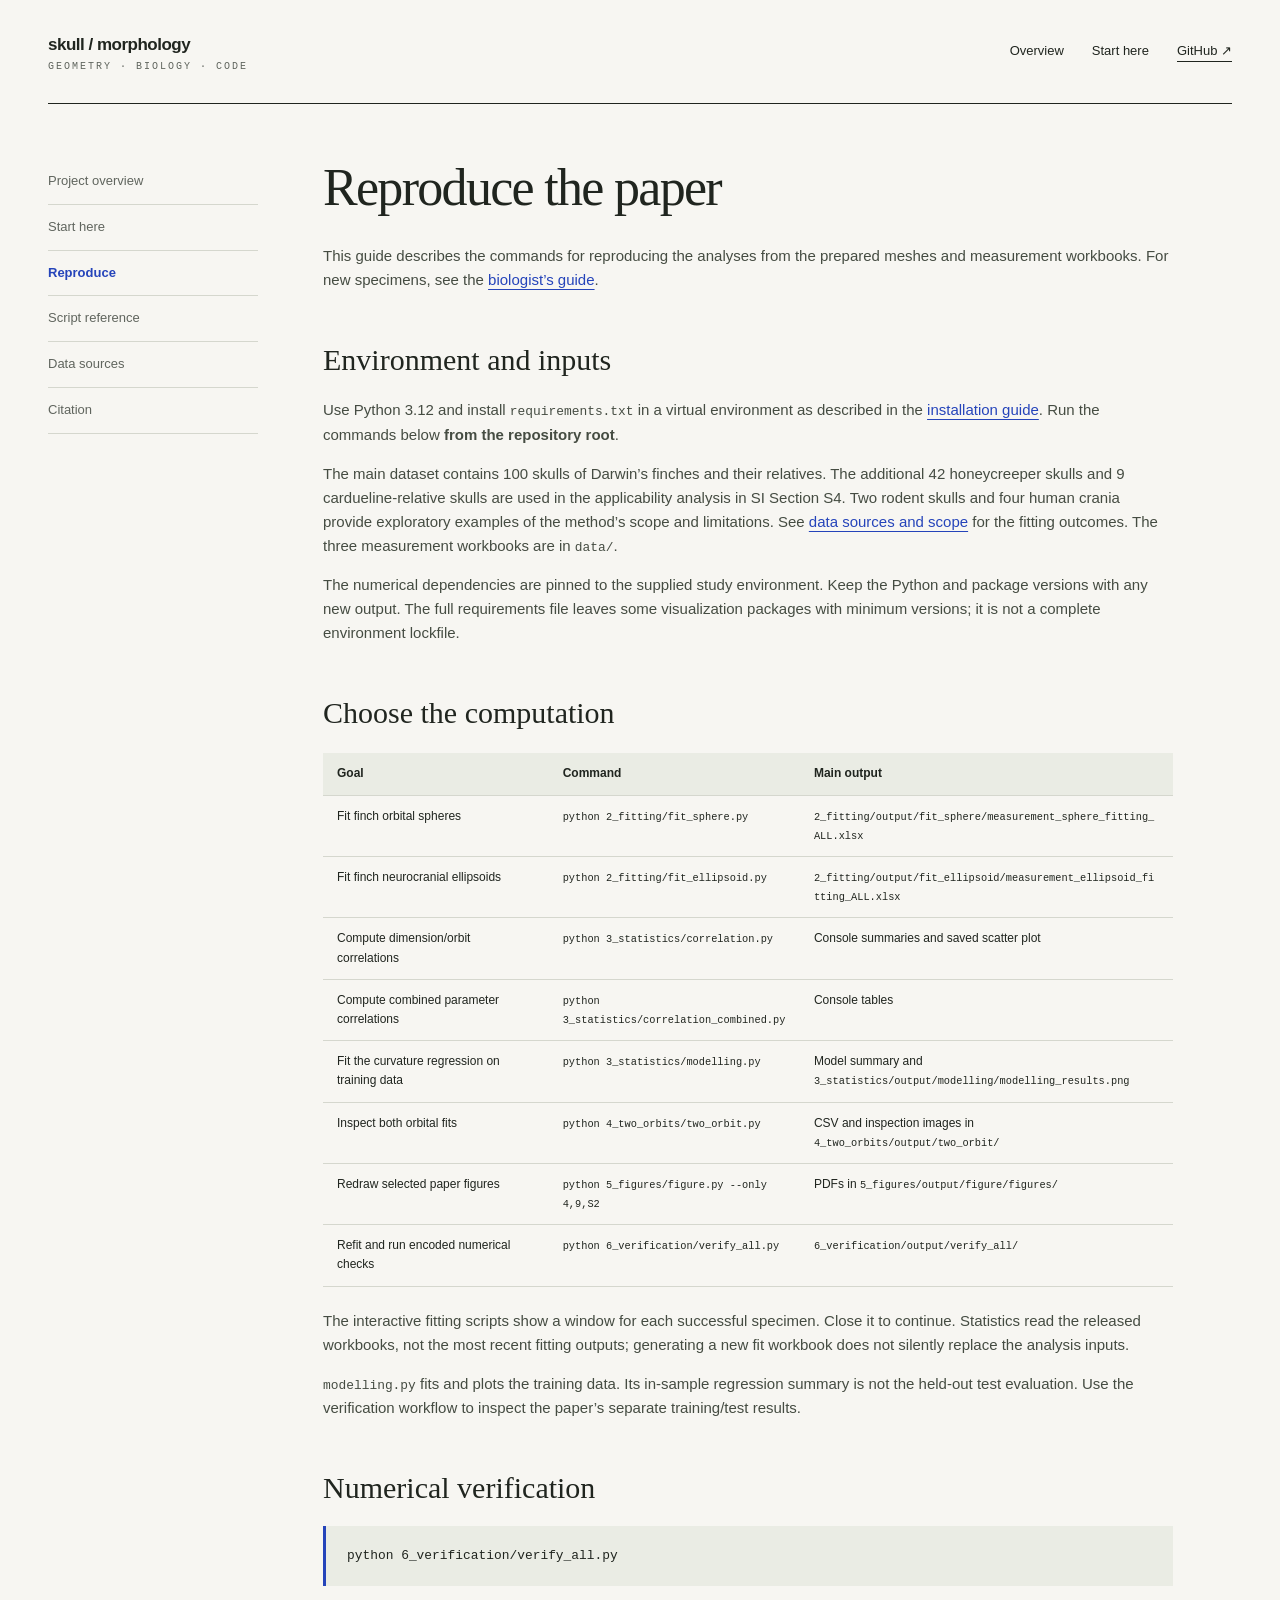
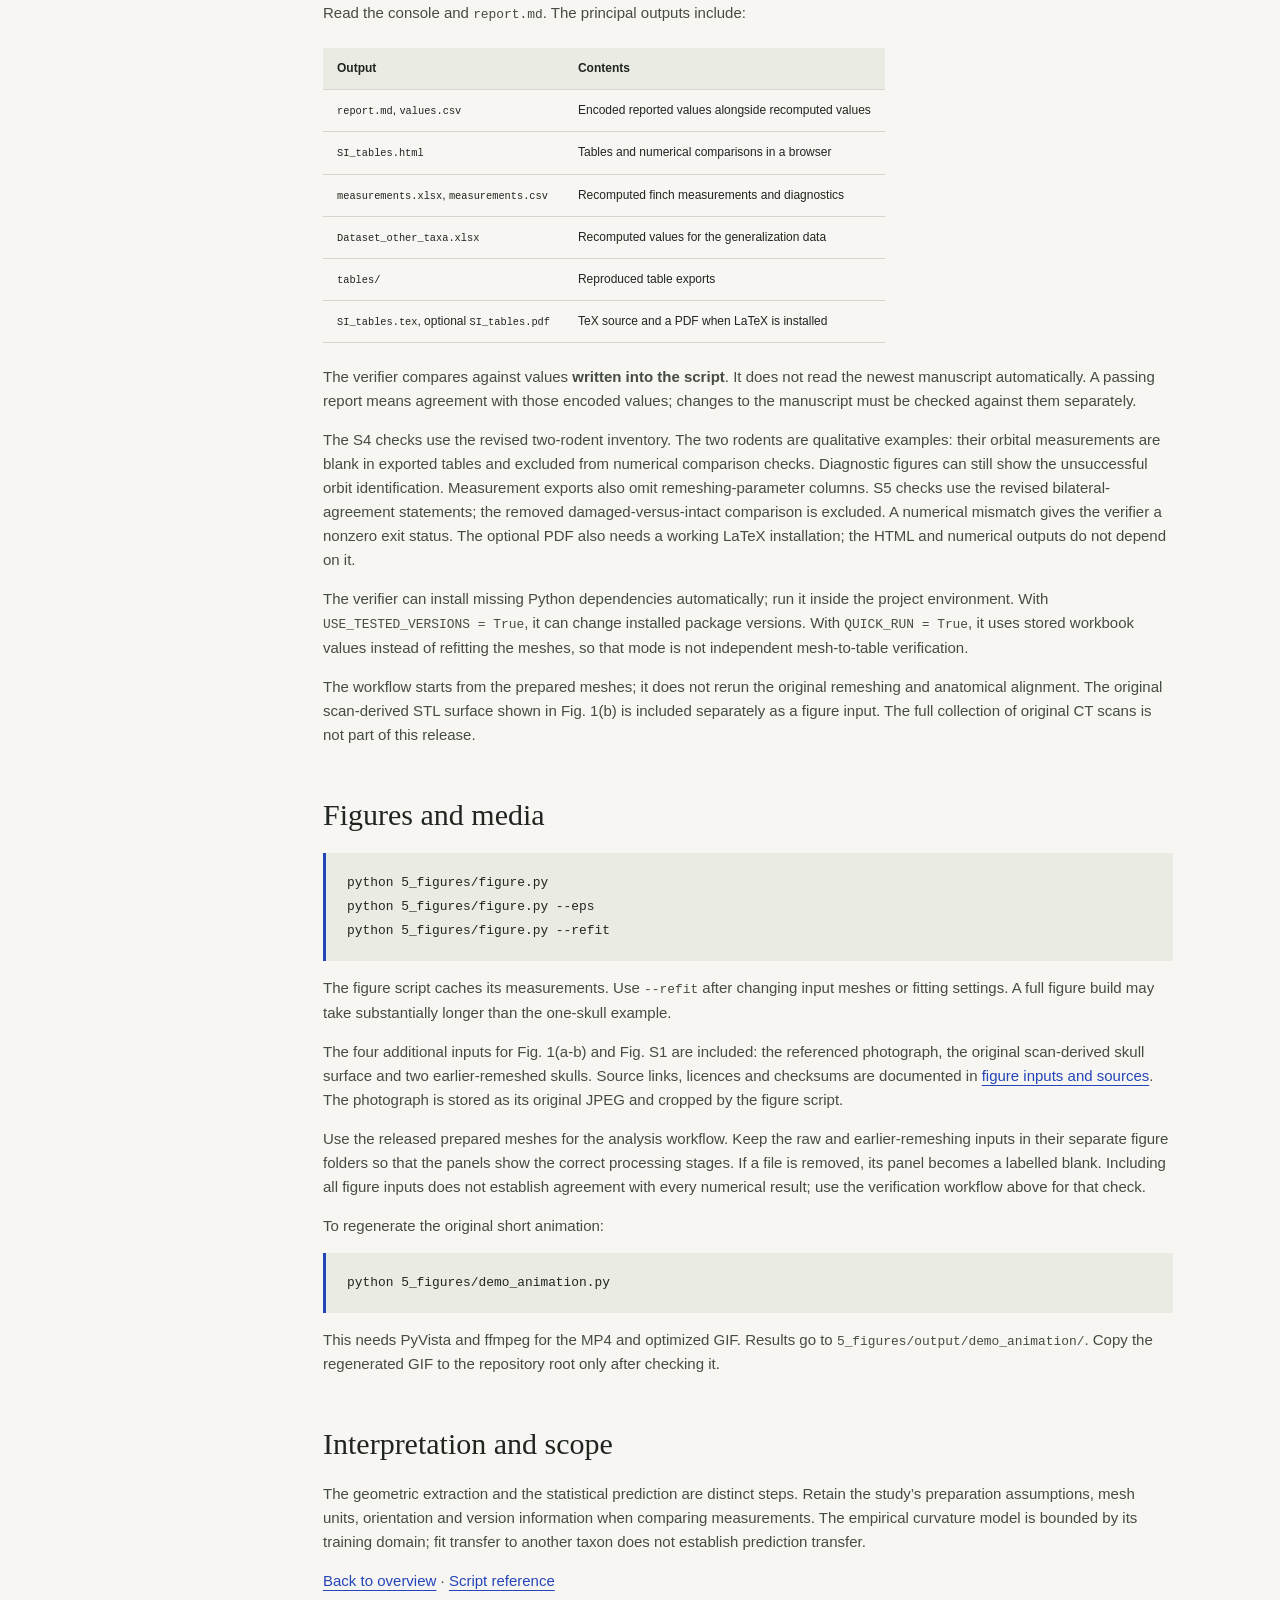
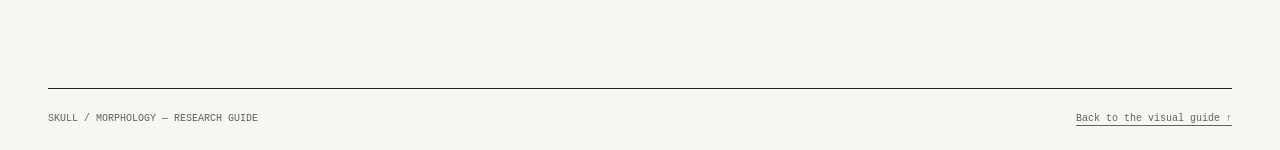
<file: docs/reproduce.html>
<!doctype html>
<html lang="en"><head><meta charset="utf-8"><meta name="viewport" content="width=device-width,initial-scale=1">
<title>Reproduce — Skull morphology</title><link rel="stylesheet" href="assets/site.css"></head>
<body><a class="skip" href="#main">Skip to content</a><div class="shell">
<header class="masthead"><a class="brand" href="index.html">skull / morphology<small>GEOMETRY · BIOLOGY · CODE</small></a>
<nav aria-label="Main navigation"><a href="index.html">Overview</a><a href="start-here.html">Start here</a><a class="repo-link" href="https://github.com/kaikwanlau/skull-morphology">GitHub ↗</a></nav></header>
<div class="article-layout"><aside class="article-nav" aria-label="Guide contents"><a href="index.html">Project overview</a><a href="start-here.html">Start here</a><a href="reproduce.html" aria-current="page">Reproduce</a><a href="reference.html">Script reference</a><a href="data.html">Data sources</a><a href="citation.html">Citation</a></aside><main class="article" id="main"><h1 id="reproduce-the-paper">Reproduce the paper</h1>
<p>This guide describes the commands for reproducing the analyses from the prepared meshes and measurement workbooks. For new specimens, see the <a href="start-here.html">biologist’s guide</a>.</p>
<h2 id="environment-and-inputs">Environment and inputs</h2>
<p>Use Python 3.12 and install <code>requirements.txt</code> in a virtual environment as described in the <a href="start-here.html#1-download-and-install">installation guide</a>. Run the commands below <strong>from the repository root</strong>.</p>
<p>The main dataset contains 100 skulls of Darwin’s finches and their relatives. The additional 42 honeycreeper skulls and 9 cardueline-relative skulls are used in the applicability analysis in SI Section S4. Two rodent skulls and four human crania provide exploratory examples of the method’s scope and limitations. See <a href="data.html">data sources and scope</a> for the fitting outcomes. The three measurement workbooks are in <code>data/</code>.</p>
<p>The numerical dependencies are pinned to the supplied study environment. Keep the Python and package versions with any new output. The full requirements file leaves some visualization packages with minimum versions; it is not a complete environment lockfile.</p>
<h2 id="choose-the-computation">Choose the computation</h2>
<table>
<thead>
<tr>
<th style="text-align: left;">Goal</th>
<th style="text-align: left;">Command</th>
<th style="text-align: left;">Main output</th>
</tr>
</thead>
<tbody>
<tr>
<td style="text-align: left;">Fit finch orbital spheres</td>
<td style="text-align: left;"><code>python 2_fitting/fit_sphere.py</code></td>
<td style="text-align: left;"><code>2_fitting/output/fit_sphere/measurement_sphere_fitting_ALL.xlsx</code></td>
</tr>
<tr>
<td style="text-align: left;">Fit finch neurocranial ellipsoids</td>
<td style="text-align: left;"><code>python 2_fitting/fit_ellipsoid.py</code></td>
<td style="text-align: left;"><code>2_fitting/output/fit_ellipsoid/measurement_ellipsoid_fitting_ALL.xlsx</code></td>
</tr>
<tr>
<td style="text-align: left;">Compute dimension/orbit correlations</td>
<td style="text-align: left;"><code>python 3_statistics/correlation.py</code></td>
<td style="text-align: left;">Console summaries and saved scatter plot</td>
</tr>
<tr>
<td style="text-align: left;">Compute combined parameter correlations</td>
<td style="text-align: left;"><code>python 3_statistics/correlation_combined.py</code></td>
<td style="text-align: left;">Console tables</td>
</tr>
<tr>
<td style="text-align: left;">Fit the curvature regression on training data</td>
<td style="text-align: left;"><code>python 3_statistics/modelling.py</code></td>
<td style="text-align: left;">Model summary and <code>3_statistics/output/modelling/modelling_results.png</code></td>
</tr>
<tr>
<td style="text-align: left;">Inspect both orbital fits</td>
<td style="text-align: left;"><code>python 4_two_orbits/two_orbit.py</code></td>
<td style="text-align: left;">CSV and inspection images in <code>4_two_orbits/output/two_orbit/</code></td>
</tr>
<tr>
<td style="text-align: left;">Redraw selected paper figures</td>
<td style="text-align: left;"><code>python 5_figures/figure.py --only 4,9,S2</code></td>
<td style="text-align: left;">PDFs in <code>5_figures/output/figure/figures/</code></td>
</tr>
<tr>
<td style="text-align: left;">Refit and run encoded numerical checks</td>
<td style="text-align: left;"><code>python 6_verification/verify_all.py</code></td>
<td style="text-align: left;"><code>6_verification/output/verify_all/</code></td>
</tr>
</tbody>
</table>
<p>The interactive fitting scripts show a window for each successful specimen. Close it to continue. Statistics read the released workbooks, not the most recent fitting outputs; generating a new fit workbook does not silently replace the analysis inputs.</p>
<p><code>modelling.py</code> fits and plots the training data. Its in-sample regression summary is not the held-out test evaluation. Use the verification workflow to inspect the paper’s separate training/test results.</p>
<h2 id="numerical-verification">Numerical verification</h2>
<pre><code class="language-bash">python 6_verification/verify_all.py
</code></pre>
<p>Read the console and <code>report.md</code>. The principal outputs include:</p>
<table>
<thead>
<tr>
<th style="text-align: left;">Output</th>
<th style="text-align: left;">Contents</th>
</tr>
</thead>
<tbody>
<tr>
<td style="text-align: left;"><code>report.md</code>, <code>values.csv</code></td>
<td style="text-align: left;">Encoded reported values alongside recomputed values</td>
</tr>
<tr>
<td style="text-align: left;"><code>SI_tables.html</code></td>
<td style="text-align: left;">Tables and numerical comparisons in a browser</td>
</tr>
<tr>
<td style="text-align: left;"><code>measurements.xlsx</code>, <code>measurements.csv</code></td>
<td style="text-align: left;">Recomputed finch measurements and diagnostics</td>
</tr>
<tr>
<td style="text-align: left;"><code>Dataset_other_taxa.xlsx</code></td>
<td style="text-align: left;">Recomputed values for the generalization data</td>
</tr>
<tr>
<td style="text-align: left;"><code>tables/</code></td>
<td style="text-align: left;">Reproduced table exports</td>
</tr>
<tr>
<td style="text-align: left;"><code>SI_tables.tex</code>, optional <code>SI_tables.pdf</code></td>
<td style="text-align: left;">TeX source and a PDF when LaTeX is installed</td>
</tr>
</tbody>
</table>
<p>The verifier compares against values <strong>written into the script</strong>. It does not read the newest manuscript automatically. A passing report means agreement with those encoded values; changes to the manuscript must be checked against them separately.</p>
<p>The S4 checks use the revised two-rodent inventory. The two rodents are qualitative examples: their orbital measurements are blank in exported tables and excluded from numerical comparison checks. Diagnostic figures can still show the unsuccessful orbit identification. Measurement exports also omit remeshing-parameter columns. S5 checks use the revised bilateral-agreement statements; the removed damaged-versus-intact comparison is excluded. A numerical mismatch gives the verifier a nonzero exit status. The optional PDF also needs a working LaTeX installation; the HTML and numerical outputs do not depend on it.</p>
<p>The verifier can install missing Python dependencies automatically; run it inside the project environment. With <code>USE_TESTED_VERSIONS = True</code>, it can change installed package versions. With <code>QUICK_RUN = True</code>, it uses stored workbook values instead of refitting the meshes, so that mode is not independent mesh-to-table verification.</p>
<p>The workflow starts from the prepared meshes; it does not rerun the original remeshing and anatomical alignment. The original scan-derived STL surface shown in Fig. 1(b) is included separately as a figure input. The full collection of original CT scans is not part of this release.</p>
<h2 id="figures-and-media">Figures and media</h2>
<pre><code class="language-bash">python 5_figures/figure.py
python 5_figures/figure.py --eps
python 5_figures/figure.py --refit
</code></pre>
<p>The figure script caches its measurements. Use <code>--refit</code> after changing input meshes or fitting settings. A full figure build may take substantially longer than the one-skull example.</p>
<p>The four additional inputs for Fig. 1(a-b) and Fig. S1 are included: the referenced photograph, the original scan-derived skull surface and two earlier-remeshed skulls. Source links, licences and checksums are documented in <a href="figure-inputs.html">figure inputs and sources</a>. The photograph is stored as its original JPEG and cropped by the figure script.</p>
<p>Use the released prepared meshes for the analysis workflow. Keep the raw and earlier-remeshing inputs in their separate figure folders so that the panels show the correct processing stages. If a file is removed, its panel becomes a labelled blank. Including all figure inputs does not establish agreement with every numerical result; use the verification workflow above for that check.</p>
<p>To regenerate the original short animation:</p>
<pre><code class="language-bash">python 5_figures/demo_animation.py
</code></pre>
<p>This needs PyVista and ffmpeg for the MP4 and optimized GIF. Results go to <code>5_figures/output/demo_animation/</code>. Copy the regenerated GIF to the repository root only after checking it.</p>
<h2 id="interpretation-and-scope">Interpretation and scope</h2>
<p>The geometric extraction and the statistical prediction are distinct steps. Retain the study’s preparation assumptions, mesh units, orientation and version information when comparing measurements. The empirical curvature model is bounded by its training domain; fit transfer to another taxon does not establish prediction transfer.</p>
<p><a href="index.html">Back to overview</a> · <a href="reference.html">Script reference</a></p></main></div>
<footer class="footer"><span>SKULL / MORPHOLOGY — RESEARCH GUIDE</span><a href="index.html">Back to the visual guide ↑</a></footer>
</div></body></html>
</file>
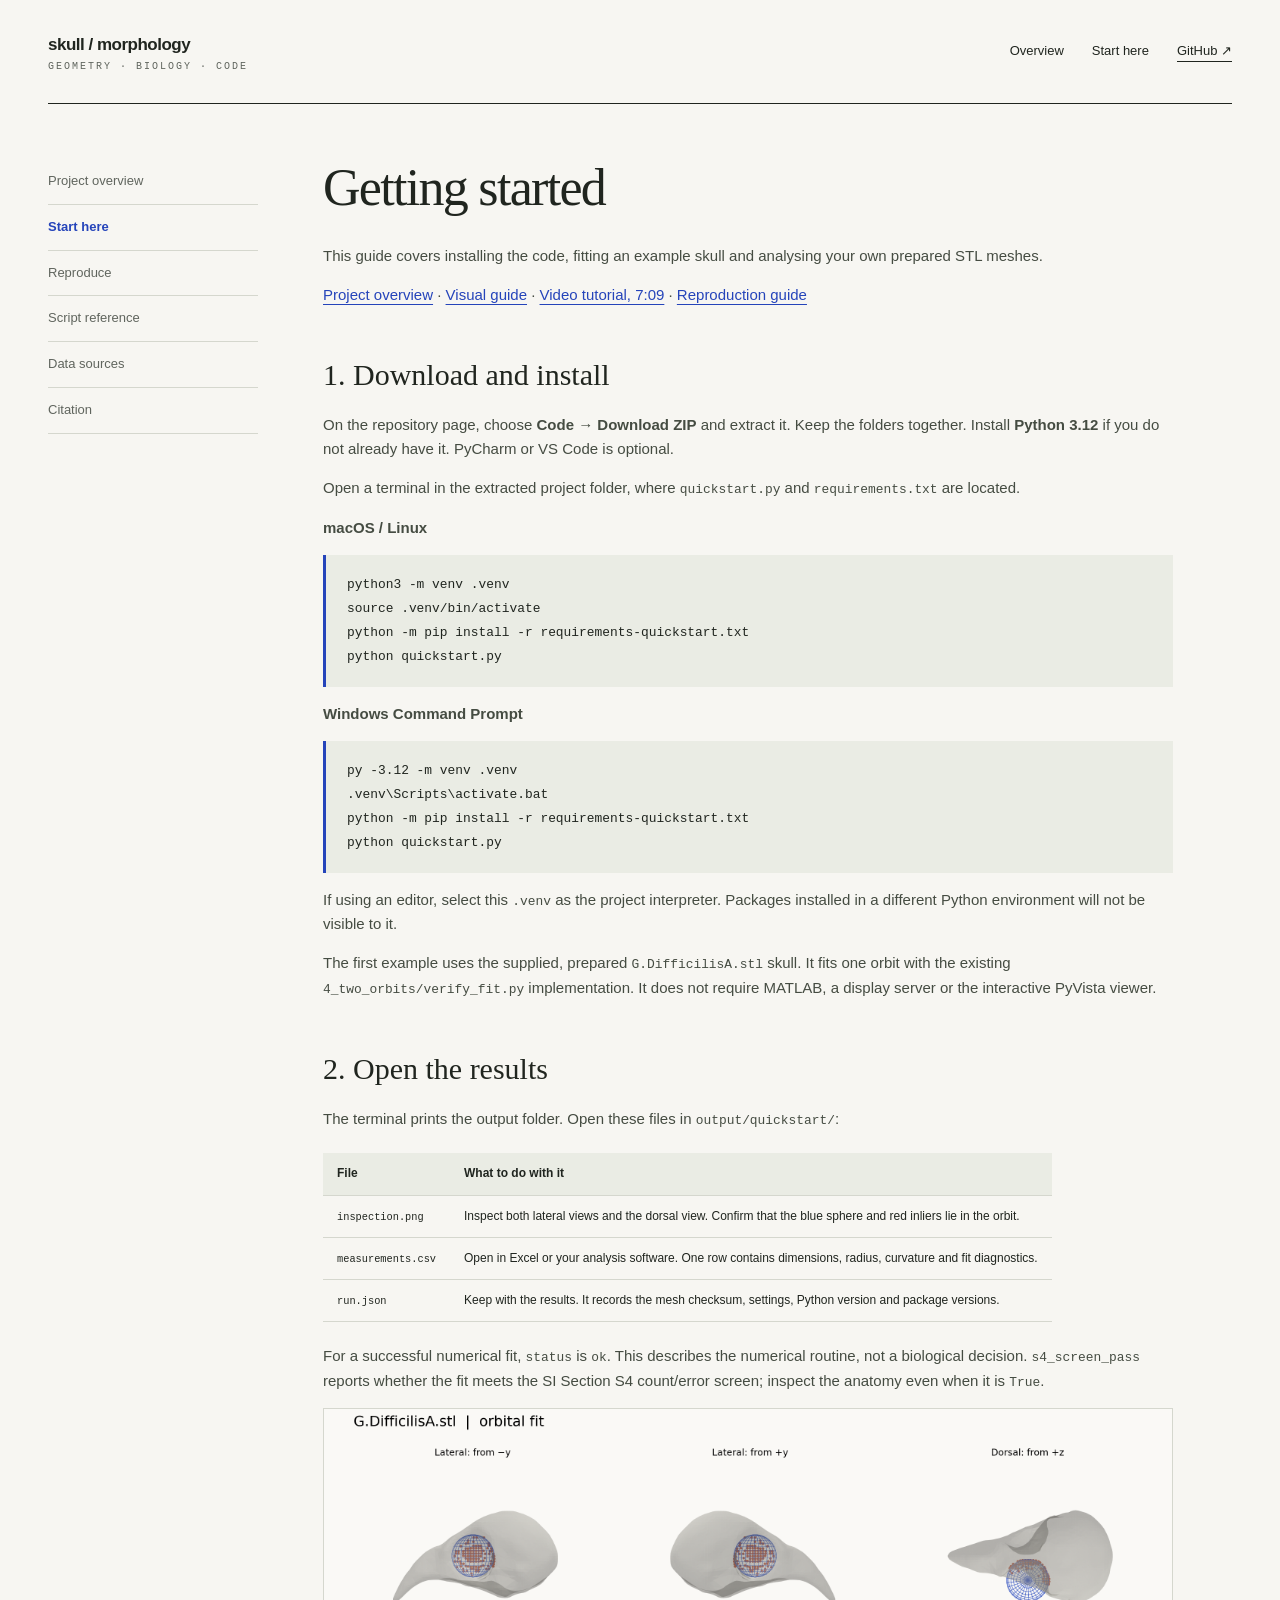
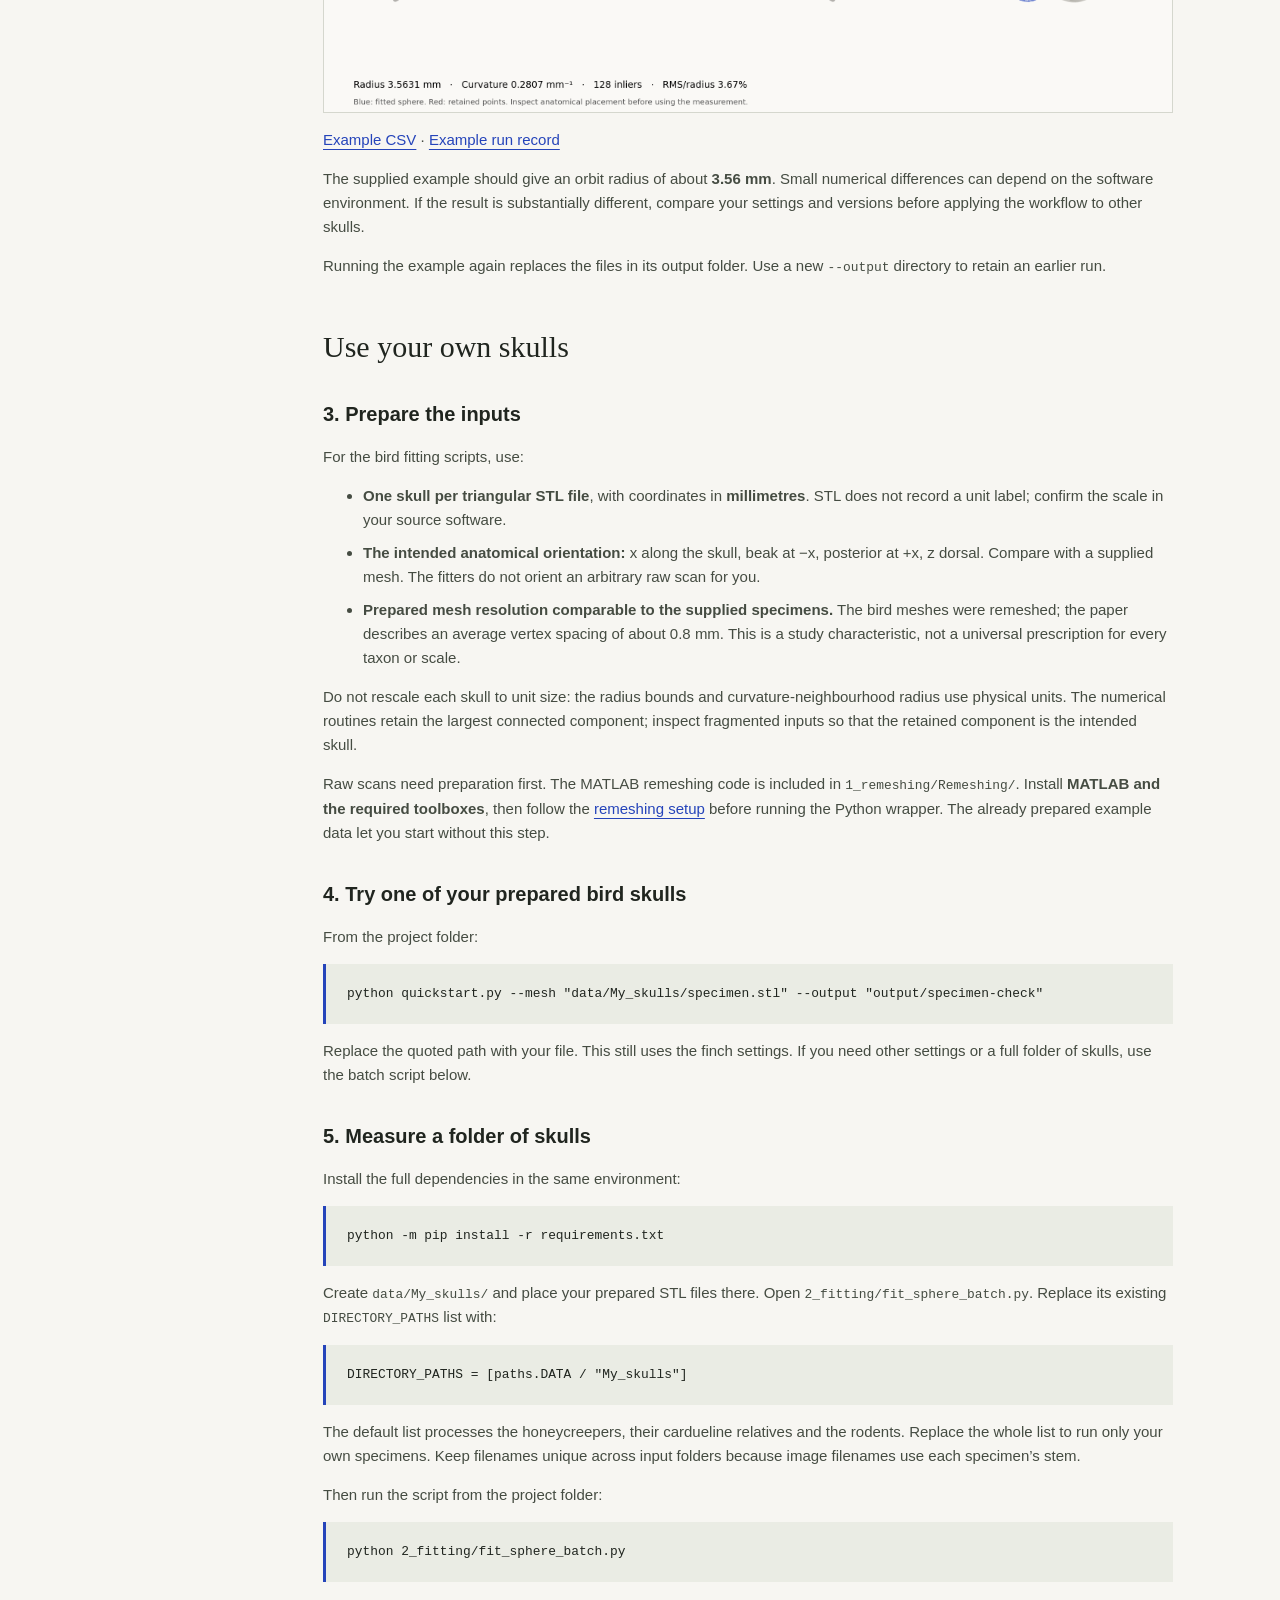
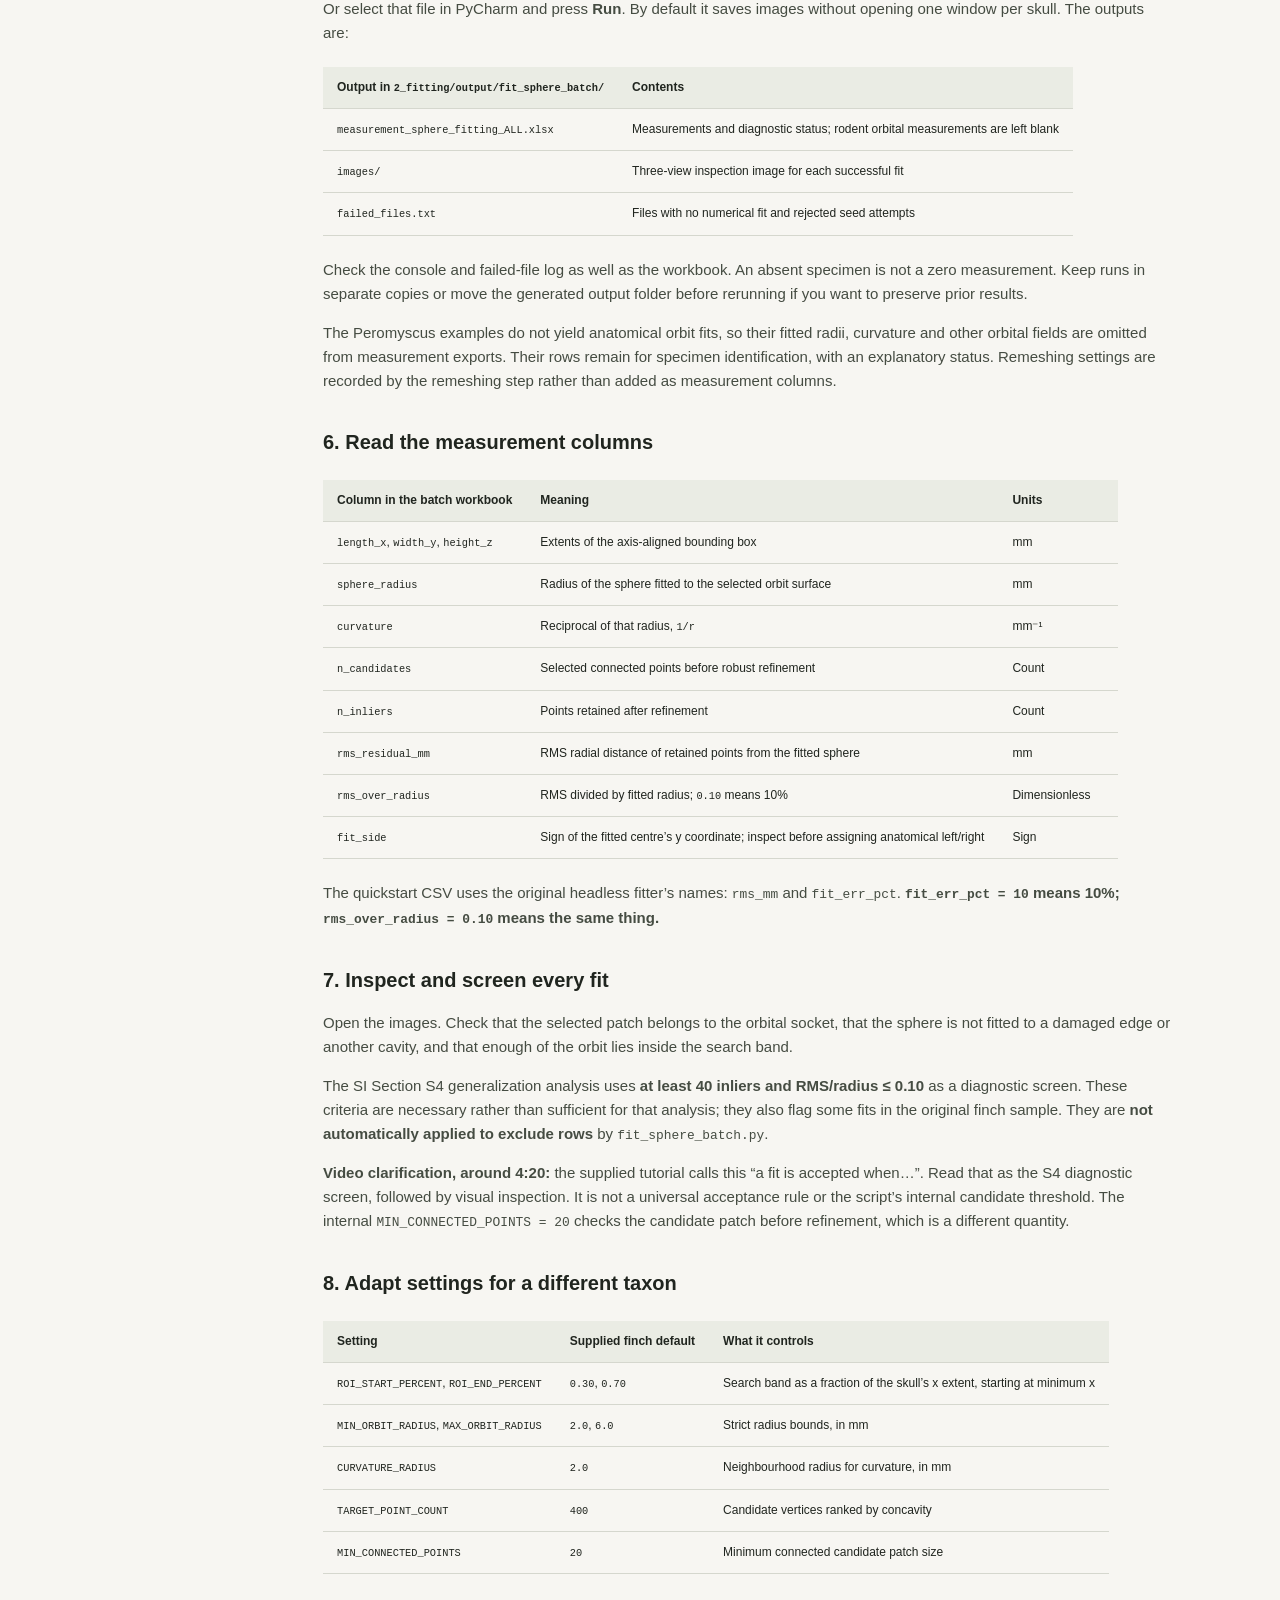
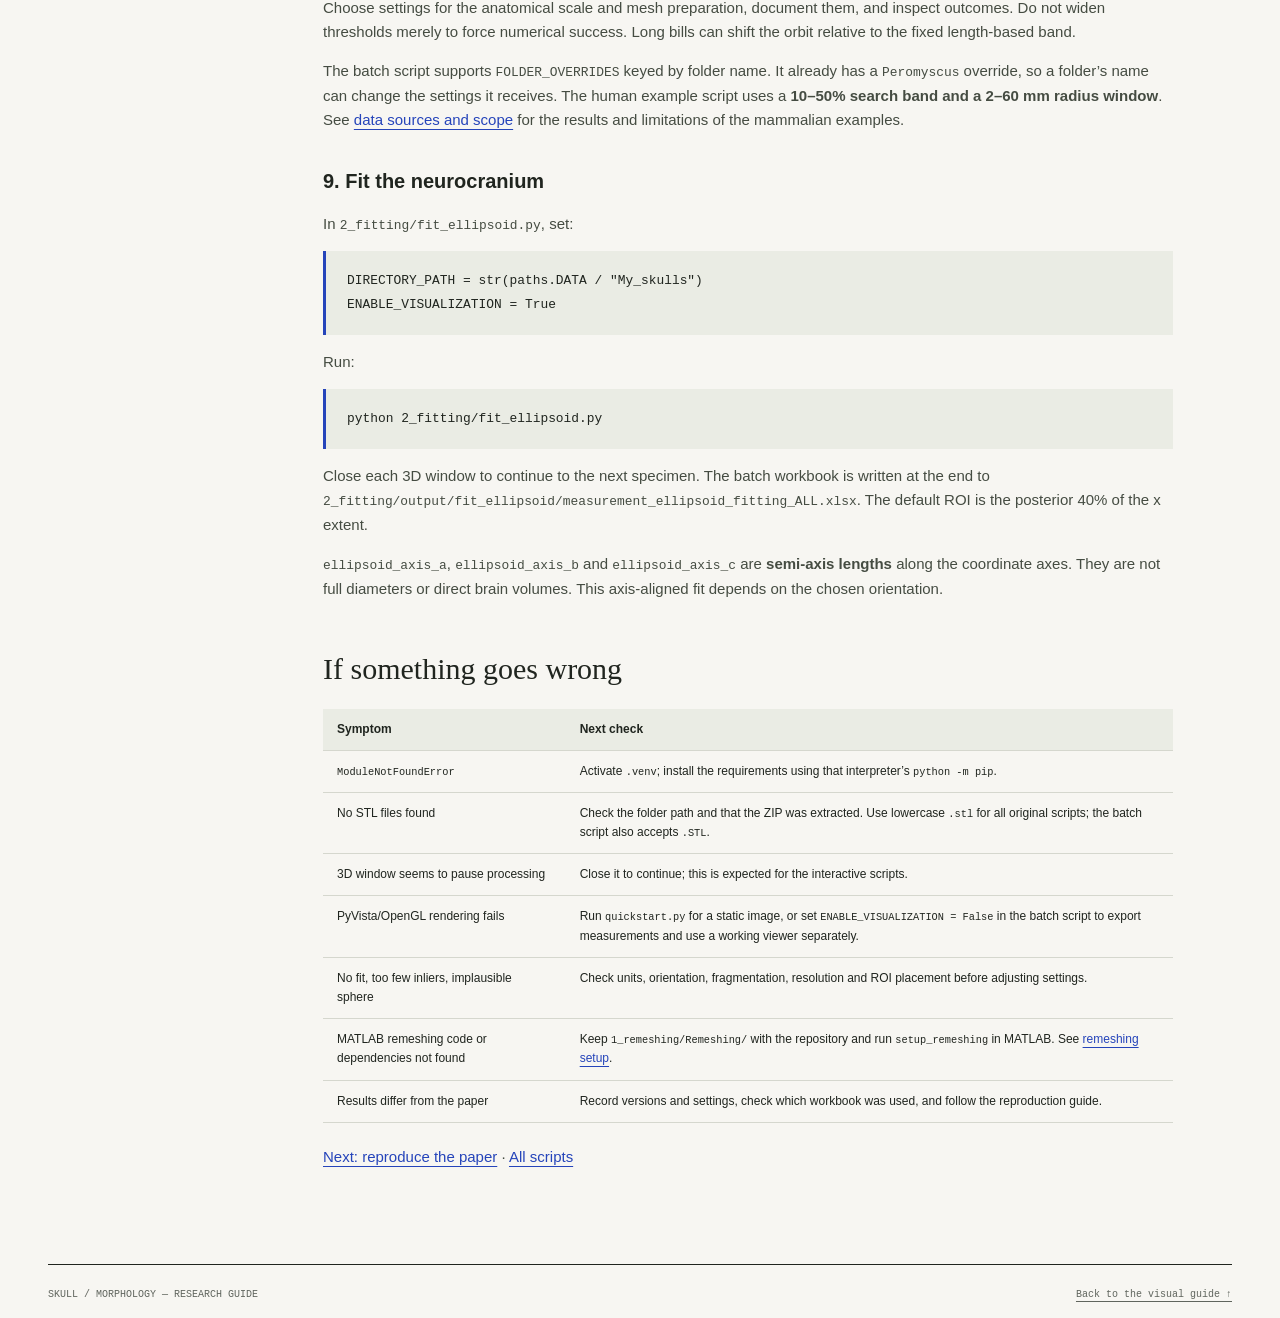
<file: docs/start-here.html>
<!doctype html>
<html lang="en"><head><meta charset="utf-8"><meta name="viewport" content="width=device-width,initial-scale=1">
<title>Start here — Skull morphology</title><link rel="stylesheet" href="assets/site.css"></head>
<body><a class="skip" href="#main">Skip to content</a><div class="shell">
<header class="masthead"><a class="brand" href="index.html">skull / morphology<small>GEOMETRY · BIOLOGY · CODE</small></a>
<nav aria-label="Main navigation"><a href="index.html">Overview</a><a href="start-here.html">Start here</a><a class="repo-link" href="https://github.com/kaikwanlau/skull-morphology">GitHub ↗</a></nav></header>
<div class="article-layout"><aside class="article-nav" aria-label="Guide contents"><a href="index.html">Project overview</a><a href="start-here.html" aria-current="page">Start here</a><a href="reproduce.html">Reproduce</a><a href="reference.html">Script reference</a><a href="data.html">Data sources</a><a href="citation.html">Citation</a></aside><main class="article" id="main"><h1 id="getting-started">Getting started</h1>
<p>This guide covers installing the code, fitting an example skull and analysing your own prepared STL meshes.</p>
<p><a href="index.html">Project overview</a> · <a href="index.html">Visual guide</a> · <a href="assets/tutorial.mp4">Video tutorial, 7:09</a> · <a href="reproduce.html">Reproduction guide</a></p>
<h2 id="1-download-and-install">1. Download and install</h2>
<p>On the repository page, choose <strong>Code → Download ZIP</strong> and extract it. Keep the folders together. Install <strong>Python 3.12</strong> if you do not already have it. PyCharm or VS Code is optional.</p>
<p>Open a terminal in the extracted project folder, where <code>quickstart.py</code> and <code>requirements.txt</code> are located.</p>
<p><strong>macOS / Linux</strong></p>
<pre><code class="language-bash">python3 -m venv .venv
source .venv/bin/activate
python -m pip install -r requirements-quickstart.txt
python quickstart.py
</code></pre>
<p><strong>Windows Command Prompt</strong></p>
<pre><code class="language-bat">py -3.12 -m venv .venv
.venv\Scripts\activate.bat
python -m pip install -r requirements-quickstart.txt
python quickstart.py
</code></pre>
<p>If using an editor, select this <code>.venv</code> as the project interpreter. Packages installed in a different Python environment will not be visible to it.</p>
<p>The first example uses the supplied, prepared <code>G.DifficilisA.stl</code> skull. It fits one orbit with the existing <code>4_two_orbits/verify_fit.py</code> implementation. It does not require MATLAB, a display server or the interactive PyVista viewer.</p>
<h2 id="2-open-the-results">2. Open the results</h2>
<p>The terminal prints the output folder. Open these files in <code>output/quickstart/</code>:</p>
<table>
<thead>
<tr>
<th style="text-align: left;">File</th>
<th style="text-align: left;">What to do with it</th>
</tr>
</thead>
<tbody>
<tr>
<td style="text-align: left;"><code>inspection.png</code></td>
<td style="text-align: left;">Inspect both lateral views and the dorsal view. Confirm that the blue sphere and red inliers lie in the orbit.</td>
</tr>
<tr>
<td style="text-align: left;"><code>measurements.csv</code></td>
<td style="text-align: left;">Open in Excel or your analysis software. One row contains dimensions, radius, curvature and fit diagnostics.</td>
</tr>
<tr>
<td style="text-align: left;"><code>run.json</code></td>
<td style="text-align: left;">Keep with the results. It records the mesh checksum, settings, Python version and package versions.</td>
</tr>
</tbody>
</table>
<p>For a successful numerical fit, <code>status</code> is <code>ok</code>. This describes the numerical routine, not a biological decision. <code>s4_screen_pass</code> reports whether the fit meets the SI Section S4 count/error screen; inspect the anatomy even when it is <code>True</code>.</p>
<p><img alt="Static three-view orbital inspection for the supplied G.DifficilisA specimen." src="assets/example-inspection.png" /></p>
<p><a href="assets/example-measurements.csv">Example CSV</a> · <a href="assets/example-run.json">Example run record</a></p>
<p>The supplied example should give an orbit radius of about <strong>3.56 mm</strong>. Small numerical differences can depend on the software environment. If the result is substantially different, compare your settings and versions before applying the workflow to other skulls.</p>
<p>Running the example again replaces the files in its output folder. Use a new <code>--output</code> directory to retain an earlier run.</p>
<h2 id="use-your-own-skulls">Use your own skulls</h2>
<h3 id="3-prepare-the-inputs">3. Prepare the inputs</h3>
<p>For the bird fitting scripts, use:</p>
<ul>
<li><strong>One skull per triangular STL file</strong>, with coordinates in <strong>millimetres</strong>. STL does not record a unit label; confirm the scale in your source software.</li>
<li><strong>The intended anatomical orientation:</strong> x along the skull, beak at −x, posterior at +x, z dorsal. Compare with a supplied mesh. The fitters do not orient an arbitrary raw scan for you.</li>
<li><strong>Prepared mesh resolution comparable to the supplied specimens.</strong> The bird meshes were remeshed; the paper describes an average vertex spacing of about 0.8 mm. This is a study characteristic, not a universal prescription for every taxon or scale.</li>
</ul>
<p>Do not rescale each skull to unit size: the radius bounds and curvature-neighbourhood radius use physical units. The numerical routines retain the largest connected component; inspect fragmented inputs so that the retained component is the intended skull.</p>
<p>Raw scans need preparation first. The MATLAB remeshing code is included in <code>1_remeshing/Remeshing/</code>. Install <strong>MATLAB and the required toolboxes</strong>, then follow the <a href="remeshing.html">remeshing setup</a> before running the Python wrapper. The already prepared example data let you start without this step.</p>
<h3 id="4-try-one-of-your-prepared-bird-skulls">4. Try one of your prepared bird skulls</h3>
<p>From the project folder:</p>
<pre><code class="language-bash">python quickstart.py --mesh &quot;data/My_skulls/specimen.stl&quot; --output &quot;output/specimen-check&quot;
</code></pre>
<p>Replace the quoted path with your file. This still uses the finch settings. If you need other settings or a full folder of skulls, use the batch script below.</p>
<h3 id="5-measure-a-folder-of-skulls">5. Measure a folder of skulls</h3>
<p>Install the full dependencies in the same environment:</p>
<pre><code class="language-bash">python -m pip install -r requirements.txt
</code></pre>
<p>Create <code>data/My_skulls/</code> and place your prepared STL files there. Open <code>2_fitting/fit_sphere_batch.py</code>. Replace its existing <code>DIRECTORY_PATHS</code> list with:</p>
<pre><code class="language-python">DIRECTORY_PATHS = [paths.DATA / &quot;My_skulls&quot;]
</code></pre>
<p>The default list processes the honeycreepers, their cardueline relatives and the rodents. Replace the whole list to run only your own specimens. Keep filenames unique across input folders because image filenames use each specimen’s stem.</p>
<p>Then run the script from the project folder:</p>
<pre><code class="language-bash">python 2_fitting/fit_sphere_batch.py
</code></pre>
<p>Or select that file in PyCharm and press <strong>Run</strong>. By default it saves images without opening one window per skull. The outputs are:</p>
<table>
<thead>
<tr>
<th style="text-align: left;">Output in <code>2_fitting/output/fit_sphere_batch/</code></th>
<th style="text-align: left;">Contents</th>
</tr>
</thead>
<tbody>
<tr>
<td style="text-align: left;"><code>measurement_sphere_fitting_ALL.xlsx</code></td>
<td style="text-align: left;">Measurements and diagnostic status; rodent orbital measurements are left blank</td>
</tr>
<tr>
<td style="text-align: left;"><code>images/</code></td>
<td style="text-align: left;">Three-view inspection image for each successful fit</td>
</tr>
<tr>
<td style="text-align: left;"><code>failed_files.txt</code></td>
<td style="text-align: left;">Files with no numerical fit and rejected seed attempts</td>
</tr>
</tbody>
</table>
<p>Check the console and failed-file log as well as the workbook. An absent specimen is not a zero measurement. Keep runs in separate copies or move the generated output folder before rerunning if you want to preserve prior results.</p>
<p>The Peromyscus examples do not yield anatomical orbit fits, so their fitted radii, curvature and other orbital fields are omitted from measurement exports. Their rows remain for specimen identification, with an explanatory status. Remeshing settings are recorded by the remeshing step rather than added as measurement columns.</p>
<h3 id="6-read-the-measurement-columns">6. Read the measurement columns</h3>
<table>
<thead>
<tr>
<th style="text-align: left;">Column in the batch workbook</th>
<th style="text-align: left;">Meaning</th>
<th style="text-align: left;">Units</th>
</tr>
</thead>
<tbody>
<tr>
<td style="text-align: left;"><code>length_x</code>, <code>width_y</code>, <code>height_z</code></td>
<td style="text-align: left;">Extents of the axis-aligned bounding box</td>
<td style="text-align: left;">mm</td>
</tr>
<tr>
<td style="text-align: left;"><code>sphere_radius</code></td>
<td style="text-align: left;">Radius of the sphere fitted to the selected orbit surface</td>
<td style="text-align: left;">mm</td>
</tr>
<tr>
<td style="text-align: left;"><code>curvature</code></td>
<td style="text-align: left;">Reciprocal of that radius, <code>1/r</code></td>
<td style="text-align: left;">mm⁻¹</td>
</tr>
<tr>
<td style="text-align: left;"><code>n_candidates</code></td>
<td style="text-align: left;">Selected connected points before robust refinement</td>
<td style="text-align: left;">Count</td>
</tr>
<tr>
<td style="text-align: left;"><code>n_inliers</code></td>
<td style="text-align: left;">Points retained after refinement</td>
<td style="text-align: left;">Count</td>
</tr>
<tr>
<td style="text-align: left;"><code>rms_residual_mm</code></td>
<td style="text-align: left;">RMS radial distance of retained points from the fitted sphere</td>
<td style="text-align: left;">mm</td>
</tr>
<tr>
<td style="text-align: left;"><code>rms_over_radius</code></td>
<td style="text-align: left;">RMS divided by fitted radius; <code>0.10</code> means 10%</td>
<td style="text-align: left;">Dimensionless</td>
</tr>
<tr>
<td style="text-align: left;"><code>fit_side</code></td>
<td style="text-align: left;">Sign of the fitted centre’s y coordinate; inspect before assigning anatomical left/right</td>
<td style="text-align: left;">Sign</td>
</tr>
</tbody>
</table>
<p>The quickstart CSV uses the original headless fitter’s names: <code>rms_mm</code> and <code>fit_err_pct</code>. <strong><code>fit_err_pct = 10</code> means 10%; <code>rms_over_radius = 0.10</code> means the same thing.</strong></p>
<h3 id="7-inspect-and-screen-every-fit">7. Inspect and screen every fit</h3>
<p>Open the images. Check that the selected patch belongs to the orbital socket, that the sphere is not fitted to a damaged edge or another cavity, and that enough of the orbit lies inside the search band.</p>
<p>The SI Section S4 generalization analysis uses <strong>at least 40 inliers and RMS/radius ≤ 0.10</strong> as a diagnostic screen. These criteria are necessary rather than sufficient for that analysis; they also flag some fits in the original finch sample. They are <strong>not automatically applied to exclude rows</strong> by <code>fit_sphere_batch.py</code>.</p>
<p><strong>Video clarification, around 4:20:</strong> the supplied tutorial calls this “a fit is accepted when…”. Read that as the S4 diagnostic screen, followed by visual inspection. It is not a universal acceptance rule or the script’s internal candidate threshold. The internal <code>MIN_CONNECTED_POINTS = 20</code> checks the candidate patch before refinement, which is a different quantity.</p>
<h3 id="8-adapt-settings-for-a-different-taxon">8. Adapt settings for a different taxon</h3>
<table>
<thead>
<tr>
<th style="text-align: left;">Setting</th>
<th style="text-align: left;">Supplied finch default</th>
<th style="text-align: left;">What it controls</th>
</tr>
</thead>
<tbody>
<tr>
<td style="text-align: left;"><code>ROI_START_PERCENT</code>, <code>ROI_END_PERCENT</code></td>
<td style="text-align: left;"><code>0.30</code>, <code>0.70</code></td>
<td style="text-align: left;">Search band as a fraction of the skull’s x extent, starting at minimum x</td>
</tr>
<tr>
<td style="text-align: left;"><code>MIN_ORBIT_RADIUS</code>, <code>MAX_ORBIT_RADIUS</code></td>
<td style="text-align: left;"><code>2.0</code>, <code>6.0</code></td>
<td style="text-align: left;">Strict radius bounds, in mm</td>
</tr>
<tr>
<td style="text-align: left;"><code>CURVATURE_RADIUS</code></td>
<td style="text-align: left;"><code>2.0</code></td>
<td style="text-align: left;">Neighbourhood radius for curvature, in mm</td>
</tr>
<tr>
<td style="text-align: left;"><code>TARGET_POINT_COUNT</code></td>
<td style="text-align: left;"><code>400</code></td>
<td style="text-align: left;">Candidate vertices ranked by concavity</td>
</tr>
<tr>
<td style="text-align: left;"><code>MIN_CONNECTED_POINTS</code></td>
<td style="text-align: left;"><code>20</code></td>
<td style="text-align: left;">Minimum connected candidate patch size</td>
</tr>
</tbody>
</table>
<p>Choose settings for the anatomical scale and mesh preparation, document them, and inspect outcomes. Do not widen thresholds merely to force numerical success. Long bills can shift the orbit relative to the fixed length-based band.</p>
<p>The batch script supports <code>FOLDER_OVERRIDES</code> keyed by folder name. It already has a <code>Peromyscus</code> override, so a folder’s name can change the settings it receives. The human example script uses a <strong>10–50% search band and a 2–60 mm radius window</strong>. See <a href="data.html">data sources and scope</a> for the results and limitations of the mammalian examples.</p>
<h3 id="9-fit-the-neurocranium">9. Fit the neurocranium</h3>
<p>In <code>2_fitting/fit_ellipsoid.py</code>, set:</p>
<pre><code class="language-python">DIRECTORY_PATH = str(paths.DATA / &quot;My_skulls&quot;)
ENABLE_VISUALIZATION = True
</code></pre>
<p>Run:</p>
<pre><code class="language-bash">python 2_fitting/fit_ellipsoid.py
</code></pre>
<p>Close each 3D window to continue to the next specimen. The batch workbook is written at the end to <code>2_fitting/output/fit_ellipsoid/measurement_ellipsoid_fitting_ALL.xlsx</code>. The default ROI is the posterior 40% of the x extent.</p>
<p><code>ellipsoid_axis_a</code>, <code>ellipsoid_axis_b</code> and <code>ellipsoid_axis_c</code> are <strong>semi-axis lengths</strong> along the coordinate axes. They are not full diameters or direct brain volumes. This axis-aligned fit depends on the chosen orientation.</p>
<h2 id="if-something-goes-wrong">If something goes wrong</h2>
<table>
<thead>
<tr>
<th style="text-align: left;">Symptom</th>
<th style="text-align: left;">Next check</th>
</tr>
</thead>
<tbody>
<tr>
<td style="text-align: left;"><code>ModuleNotFoundError</code></td>
<td style="text-align: left;">Activate <code>.venv</code>; install the requirements using that interpreter’s <code>python -m pip</code>.</td>
</tr>
<tr>
<td style="text-align: left;">No STL files found</td>
<td style="text-align: left;">Check the folder path and that the ZIP was extracted. Use lowercase <code>.stl</code> for all original scripts; the batch script also accepts <code>.STL</code>.</td>
</tr>
<tr>
<td style="text-align: left;">3D window seems to pause processing</td>
<td style="text-align: left;">Close it to continue; this is expected for the interactive scripts.</td>
</tr>
<tr>
<td style="text-align: left;">PyVista/OpenGL rendering fails</td>
<td style="text-align: left;">Run <code>quickstart.py</code> for a static image, or set <code>ENABLE_VISUALIZATION = False</code> in the batch script to export measurements and use a working viewer separately.</td>
</tr>
<tr>
<td style="text-align: left;">No fit, too few inliers, implausible sphere</td>
<td style="text-align: left;">Check units, orientation, fragmentation, resolution and ROI placement before adjusting settings.</td>
</tr>
<tr>
<td style="text-align: left;">MATLAB remeshing code or dependencies not found</td>
<td style="text-align: left;">Keep <code>1_remeshing/Remeshing/</code> with the repository and run <code>setup_remeshing</code> in MATLAB. See <a href="remeshing.html">remeshing setup</a>.</td>
</tr>
<tr>
<td style="text-align: left;">Results differ from the paper</td>
<td style="text-align: left;">Record versions and settings, check which workbook was used, and follow the reproduction guide.</td>
</tr>
</tbody>
</table>
<p><a href="reproduce.html">Next: reproduce the paper</a> · <a href="reference.html">All scripts</a></p></main></div>
<footer class="footer"><span>SKULL / MORPHOLOGY — RESEARCH GUIDE</span><a href="index.html">Back to the visual guide ↑</a></footer>
</div></body></html>
</file>
<file: docs/assets/site.css>
:root{--paper:#f7f6f2;--ink:#20251f;--muted:#60655e;--line:#d5d7ce;--blue:#2544ba;--pale:#e9edff;--bone:#e5ded0;--white:#fff;--mono:ui-monospace,SFMono-Regular,Consolas,monospace;--sans:Inter,-apple-system,BlinkMacSystemFont,"Segoe UI",sans-serif}
*{box-sizing:border-box}html{scroll-behavior:smooth;scroll-padding-top:28px}body{margin:0;background:var(--paper);color:var(--ink);font-family:var(--sans);font-size:16px;line-height:1.6}a{color:var(--blue);text-underline-offset:4px}a:hover{text-decoration-thickness:2px}button{font:inherit;cursor:pointer}button:focus-visible,a:focus-visible,summary:focus-visible,video:focus-visible{outline:3px solid var(--blue);outline-offset:5px}img,video{display:block;max-width:100%}button,a{-webkit-tap-highlight-color:transparent}.skip{position:absolute;top:-80px;left:20px;z-index:5;background:white;padding:12px}.skip:focus{top:15px}.shell{width:min(1220px,calc(100% - 96px));margin:auto}.masthead{display:flex;align-items:center;justify-content:space-between;gap:30px;min-height:104px;border-bottom:1px solid var(--ink)}.brand{font-weight:750;color:var(--ink);text-decoration:none;font-size:17px;letter-spacing:-.5px}.brand small{display:block;font:10px var(--mono);letter-spacing:2px;margin-top:3px;color:var(--muted)}nav{display:flex;gap:28px;align-items:center}nav a{font-size:13px;color:var(--ink);text-decoration:none}.repo-link{border-bottom:1px solid var(--ink)}.eyebrow{font:11px var(--mono);letter-spacing:1.7px;text-transform:uppercase;color:var(--blue);margin:0 0 24px}.hero{display:grid;grid-template-columns:.9fr 1.2fr;gap:55px;padding:65px 0 54px;align-items:center}.hero h1{font:clamp(48px,5.7vw,79px)/1.01 Georgia,"Times New Roman",serif;letter-spacing:-3.5px;font-weight:400;margin:0 0 27px}.hero h1 em{font-style:italic;color:var(--blue)}.hero .intro{font-size:17px;line-height:1.65;max-width:430px;color:var(--muted)}.hero .authors{font-size:12px;margin-top:24px}.actions{display:flex;gap:12px;flex-wrap:wrap;margin-top:29px}.button{display:inline-flex;align-items:center;justify-content:center;gap:12px;padding:13px 20px;background:var(--blue);color:#fff;border:1px solid var(--blue);text-decoration:none;font-size:13px;font-weight:650}.button.secondary{background:transparent;color:var(--ink);border-color:var(--line)}.hero-media{background:#fff;position:relative;border:1px solid var(--line)}.hero-media video{width:100%;aspect-ratio:16/9;background:#fff}.media-label{display:flex;justify-content:space-between;padding:16px 20px;border-top:1px solid var(--line);font:10px var(--mono);color:var(--muted);gap:10px}.paper-note{padding:20px 0 30px;border-bottom:1px solid var(--ink);display:flex;gap:40px;align-items:baseline;font-size:13px}.paper-note .label{white-space:nowrap;font:10px var(--mono);color:var(--muted);letter-spacing:1px}.paper-note p{margin:0}.paper-note a{color:var(--ink)}.section{padding:62px 0;border-bottom:1px solid var(--line)}.section-head{display:flex;gap:45px;justify-content:space-between;align-items:flex-start;margin-bottom:30px}.section h2{font:39px/1.18 Georgia,"Times New Roman",serif;letter-spacing:-1px;font-weight:400;margin:0}.section-head>p{max-width:440px;color:var(--muted);font-size:14px;margin:0}.section-no{display:block;font:11px var(--mono);color:var(--blue);letter-spacing:1px;margin-bottom:13px}.path-grid{display:grid;grid-template-columns:1fr 1fr;border-top:1px solid var(--line);border-bottom:1px solid var(--line)}.path{padding:29px 36px 29px 0;display:grid;grid-template-columns:36px 1fr;gap:17px}.path+.path{border-left:1px solid var(--line);padding-left:36px}.path>span{font:22px Georgia,serif;color:var(--blue)}.path h3{margin:0 0 9px;font-size:20px;font-weight:600}.path p{font-size:14px;color:var(--muted);margin:0 0 17px;max-width:390px}.path a{font-size:13px;font-weight:650}.method{display:grid;grid-template-columns:.74fr 1.26fr;border:1px solid var(--line);background:#fff}.method-buttons{padding:8px 30px;background:var(--paper)}.method-buttons button{display:block;width:100%;text-align:left;padding:25px 0;background:none;border:0;border-bottom:1px solid var(--line);color:var(--muted)}.method-buttons button:last-child{border-bottom:0}.method-buttons button[aria-pressed="true"]{color:var(--blue)}.method-buttons b{display:block;font-size:19px;font-weight:550;margin-bottom:5px}.method-buttons span{font-size:12px;line-height:1.6;display:block}.method-figure{margin:0;display:flex;flex-direction:column;justify-content:center}.method-figure img{width:100%;aspect-ratio:16/9;object-fit:contain}.method-figure figcaption{padding:13px 23px 21px;border-top:1px solid var(--line);font-size:12px;color:var(--muted);min-height:65px}.note{font-size:12px;color:var(--muted);margin:20px 0 0;max-width:920px}.start-grid{display:grid;grid-template-columns:.9fr 1.1fr;gap:60px}.start-copy h3{font:29px/1.3 Georgia,serif;font-weight:400;margin:0 0 15px}.start-copy p{font-size:14px;color:var(--muted)}.start-copy a{font-size:13px;font-weight:650}.terminal{background:#21271f;color:#eef0e8;min-width:0}.terminal-top{display:flex;align-items:center;justify-content:space-between;gap:12px;padding:15px 19px;border-bottom:1px solid #4a5048;font:10px var(--mono);letter-spacing:.5px}.os-buttons{display:flex;gap:5px}.os-buttons button,.copy{font:10px var(--mono);background:transparent;color:#d2d5cd;border:1px solid #5a6055;padding:7px 9px}.os-buttons button[aria-pressed="true"]{background:#e5e9dc;color:#22271f}.terminal pre{padding:16px 22px;margin:0;overflow:auto;font:12px/2 var(--mono);white-space:pre}.terminal-foot{padding:12px 20px;font-size:11px;color:#c3cabe;border-top:1px solid #4a5048}.result-strip{display:flex;flex-wrap:wrap;gap:8px 23px;margin-top:24px;font:11px var(--mono);color:var(--muted)}.result-strip b{color:var(--ink)}.video-grid{display:grid;grid-template-columns:1fr 290px;border:1px solid var(--line);background:#fff}.video-grid video{width:100%;aspect-ratio:16/9;align-self:center}.chapters{border-left:1px solid var(--line);padding:16px}.chapters p{font:10px var(--mono);letter-spacing:1px;color:var(--muted);padding:0 10px}.chapters button{width:100%;display:flex;gap:15px;text-align:left;border:0;border-top:1px solid #e8e9e3;background:#fff;padding:11px 9px;font-size:12px}.chapters button:hover,.chapters button[aria-pressed="true"]{background:var(--pale);color:var(--blue)}.chapters time{font:11px var(--mono);color:var(--blue);min-width:34px}.video-note{background:#eeece5;border-left:3px solid var(--blue);padding:16px 20px;margin-top:19px;font-size:12px;color:#434a40}.video-note a{white-space:nowrap}.dataset-table{width:100%;border-collapse:collapse;margin:30px 0 24px;font-size:14px;line-height:1.6;table-layout:fixed}.dataset-table th,.dataset-table td{text-align:left;vertical-align:top;padding:18px 20px 18px 0;border-bottom:1px solid var(--line);overflow-wrap:break-word}.dataset-table thead th{font:11px var(--mono);color:var(--muted);border-top:1px solid var(--line);padding-top:14px;padding-bottom:14px}.dataset-table th:first-child{width:36%}.dataset-table th:nth-child(2){width:15%}.dataset-table tbody th{font-weight:600}.dataset-table td{color:var(--muted)}.dataset-table td span{display:block;font-size:12px}.dataset-note{font-size:14px;line-height:1.7;color:var(--muted);max-width:1000px;margin:0 0 25px}.dataset-note strong{color:var(--ink);font-weight:600}.repro-links{display:flex;gap:22px;flex-wrap:wrap;font-size:13px}.cite{padding:40px 0}.cite p{font-size:13px;max-width:830px;color:var(--muted)}.cite h2{font-size:15px;margin:0}.footer{display:flex;justify-content:space-between;gap:20px;padding:24px 0 30px;border-top:1px solid var(--ink);font:10px var(--mono);color:var(--muted)}.footer a{color:var(--muted)}.status{font-size:12px;color:var(--muted);min-height:20px}.article-layout{display:grid;grid-template-columns:210px minmax(0,850px);gap:65px;padding:55px 0 80px}.article-nav{position:sticky;top:30px;align-self:start}.article-nav a{display:block;padding:12px 0;color:var(--muted);text-decoration:none;font-size:13px;border-bottom:1px solid var(--line)}.article-nav a[aria-current="page"]{color:var(--blue);font-weight:650}.article{min-width:0;font-size:15px}.article h1{font:52px/1.1 Georgia,serif;letter-spacing:-1.7px;margin:0 0 28px}.article h2{font:30px/1.2 Georgia,serif;margin:50px 0 20px}.article h3{font-size:20px;margin:33px 0 15px}.article p,.article li{color:#454c42}.article li{margin:9px 0}.article pre{background:#eaece4;padding:18px 21px;overflow:auto;border-left:3px solid var(--blue)}code{font-family:var(--mono);font-size:.86em;overflow-wrap:anywhere}.article pre code{overflow-wrap:normal}.article table{width:100%;border-collapse:collapse;font-size:12px;line-height:1.6;margin:22px 0;display:block;overflow:auto}.article th{text-align:left;background:#eaece4}.article th,.article td{padding:11px 14px;border-bottom:1px solid var(--line);vertical-align:top}.article td{min-width:120px}.article img{border:1px solid var(--line)}.article blockquote{margin:25px 0;border-left:3px solid var(--blue);padding:5px 22px}.noscript{padding:15px;background:var(--pale)}
@media(min-width:1600px){.hero h1{font-size:79px}}
@media(max-width:1000px){.shell{width:calc(100% - 52px)}.hero{gap:25px}.hero h1{font-size:60px}.hero .intro{font-size:15px}.video-grid{grid-template-columns:1fr 245px}.chapters button{padding:9px 6px}.start-grid{gap:30px}.article-layout{grid-template-columns:170px minmax(0,1fr);gap:35px}}
@media(max-width:720px){.shell{width:calc(100% - 36px)}.masthead{min-height:96px;gap:15px;flex-wrap:wrap;padding:18px 0}.brand{font-size:15px}nav{gap:17px;flex-wrap:wrap}nav a{font-size:11px}.hero{grid-template-columns:1fr;padding-top:42px;gap:30px}.hero h1{font-size:61px;letter-spacing:-2.5px}.hero .intro{max-width:100%;font-size:16px}.eyebrow{font-size:10px;margin-bottom:20px}.paper-note{display:block;padding:20px 0}.paper-note .label{display:block;margin-bottom:9px}.section{padding:41px 0}.section-head{display:block}.section-head>p{margin-top:18px}.section h2{font-size:32px}.path-grid,.method,.start-grid,.video-grid{grid-template-columns:1fr}.path{padding:24px 0}.path+.path{padding:24px 0;border-left:0;border-top:1px solid var(--line)}.method-buttons{padding:0 18px;display:flex}.method-buttons button{padding:17px 10px;border-bottom:0;border-right:1px solid var(--line)}.method-buttons button:last-child{border-right:0}.method-buttons b{font-size:14px;margin:0}.method-buttons span{display:none}.method-figure figcaption{padding:15px;font-size:11px}.start-grid{gap:25px}.terminal-top{padding:12px}.terminal pre{padding:18px 15px;font-size:11px}.chapters{border-left:0;border-top:1px solid var(--line);display:grid;grid-template-columns:1fr 1fr;gap:0 10px}.chapters p{grid-column:1/-1}.dataset-table{font-size:12px;margin-top:25px}.dataset-table th,.dataset-table td{padding:14px 10px 14px 0}.dataset-table th:first-child{width:37%}.dataset-table th:nth-child(2){width:18%}.dataset-table thead th{font-size:10px}.dataset-table td span{font-size:10px}.dataset-note{font-size:13px}.footer{line-height:1.9;flex-wrap:wrap}.article-layout{display:block;padding-top:25px}.article-nav{position:static;display:flex;flex-wrap:wrap;gap:15px;margin-bottom:35px}.article-nav a{font-size:11px;padding:8px 0}.article h1{font-size:41px}.article h2{font-size:28px}.article{font-size:14px}}
@media(prefers-reduced-motion:reduce){html{scroll-behavior:auto}}
</file>
